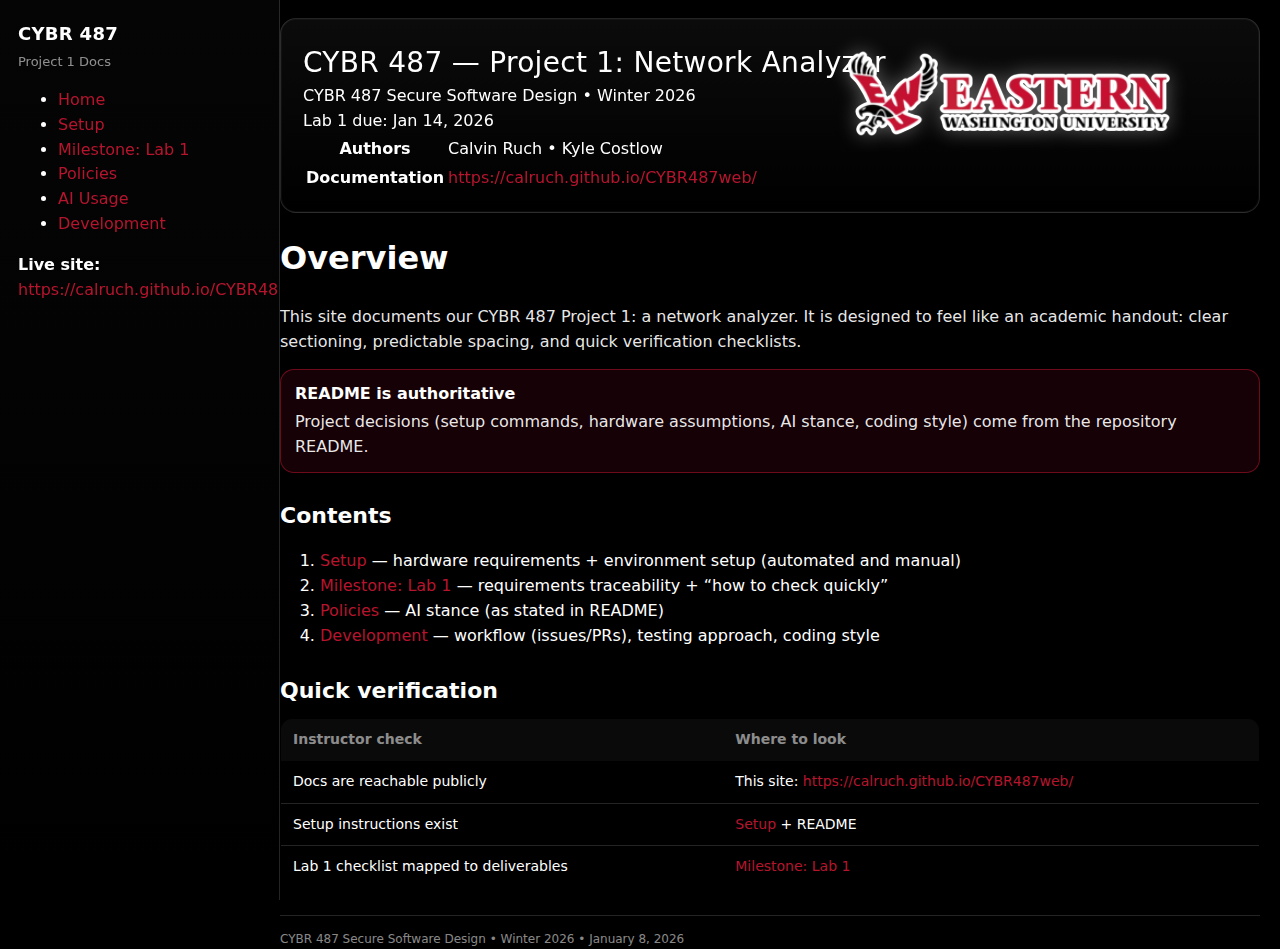
<file: index.html>
<!doctype html>
<html lang="en">
<head>
  <meta charset="utf-8" />
  <meta name="viewport" content="width=device-width, initial-scale=1" />
  <title>Home — CYBR 487 — Project 1: Network Analyzer</title>
  <link rel="stylesheet" href="assets/style.css" />
  <script defer src="assets/nav.js"></script>
</head>
<body>
<div class="layout">
  <nav class="sidebar" aria-label="Site navigation">
  <div class="sidebar__title">CYBR 487</div>
  <div class="sidebar__subtitle">Project 1 Docs</div>
<ul class="sidebar__list">
    <li><a href="index.html" data-nav="home">Home</a></li>
    <li><a href="pages/setup.html" data-nav="setup">Setup</a></li>
    <li><a href="pages/lab-1.html" data-nav="lab1">Milestone: Lab 1</a></li>
    <li><a href="pages/policies.html" data-nav="policies">Policies</a></li>
    <li><a href="pages/ai-usage.html" data-nav="ai">AI Usage</a></li>
    <li><a href="pages/dev.html" data-nav="dev">Development</a></li>
  </ul>
  <div class="sidebar__small">
    <div><strong>Live site:</strong> <a href="https://calruch.github.io/CYBR487web/">https://calruch.github.io/CYBR487web/</a></div>
  </div>
</nav>
  <main class="content" id="main">
    <section class="dochead" aria-label="Document header">
  <div class="dochead__title">CYBR 487 — Project 1: Network Analyzer</div>
  <div class="dochead__meta">
    <div>CYBR 487 Secure Software Design • Winter 2026</div>
    
  <img class="dochead__logo" src="assets/images/ewu-logo.webp" alt="Eastern Washington University logo" />
<div>Lab 1 due: Jan 14, 2026</div>
  </div>
  <table class="meta-table" role="table" aria-label="Metadata">
    <tbody>
      <tr><th scope="row">Authors</th><td>Calvin Ruch • Kyle Costlow</td></tr>
      <tr><th scope="row">Documentation</th><td><a href="https://calruch.github.io/CYBR487web/">https://calruch.github.io/CYBR487web/</a></td></tr>
</tbody>
  </table>
</section>

<section class="section">
  <h1>Overview</h1>
  <p>
    This site documents our CYBR 487 Project 1: a network analyzer. It is designed to feel like an
    academic handout: clear sectioning, predictable spacing, and quick verification checklists.
  </p>

  <div class="callout callout--note">
    <div class="callout__title">README is authoritative</div>
    <div class="callout__body">
      Project decisions (setup commands, hardware assumptions, AI stance, coding style) come from the repository README.
    </div>
  </div>
</section>

<section class="section">
  <h2>Contents</h2>
  <ol class="contents">
    <li><a href="pages/setup.html">Setup</a> — hardware requirements + environment setup (automated and manual)</li>
    <li><a href="pages/lab-1.html">Milestone: Lab 1</a> — requirements traceability + “how to check quickly”</li>
    <li><a href="pages/policies.html">Policies</a> — AI stance (as stated in README)</li>
    <li><a href="pages/dev.html">Development</a> — workflow (issues/PRs), testing approach, coding style</li>
  </ol>
</section>

<section class="section">
  <h2>Quick verification</h2>
  <table class="table">
    <thead>
      <tr>
        <th>Instructor check</th>
        <th>Where to look</th>
      </tr>
    </thead>
    <tbody>
      <tr>
        <td>Docs are reachable publicly</td>
        <td>This site: <a href="https://calruch.github.io/CYBR487web/">https://calruch.github.io/CYBR487web/</a></td>
      </tr>
      <tr>
        <td>Setup instructions exist</td>
        <td><a href="pages/setup.html">Setup</a> + README</td>
      </tr>
      <tr>
        <td>Lab 1 checklist mapped to deliverables</td>
        <td><a href="pages/lab-1.html">Milestone: Lab 1</a></td>
      </tr>
    </tbody>
  </table>
</section>
    <footer class="footer">
      <div class="footer__rule"></div>
      <div class="footer__meta">CYBR 487 Secure Software Design • Winter 2026 • January 8, 2026</div>
    </footer>
  </main>
</div>
<script>window.__ACTIVE_NAV__ = "home";</script>
</body>
</html>
</file>
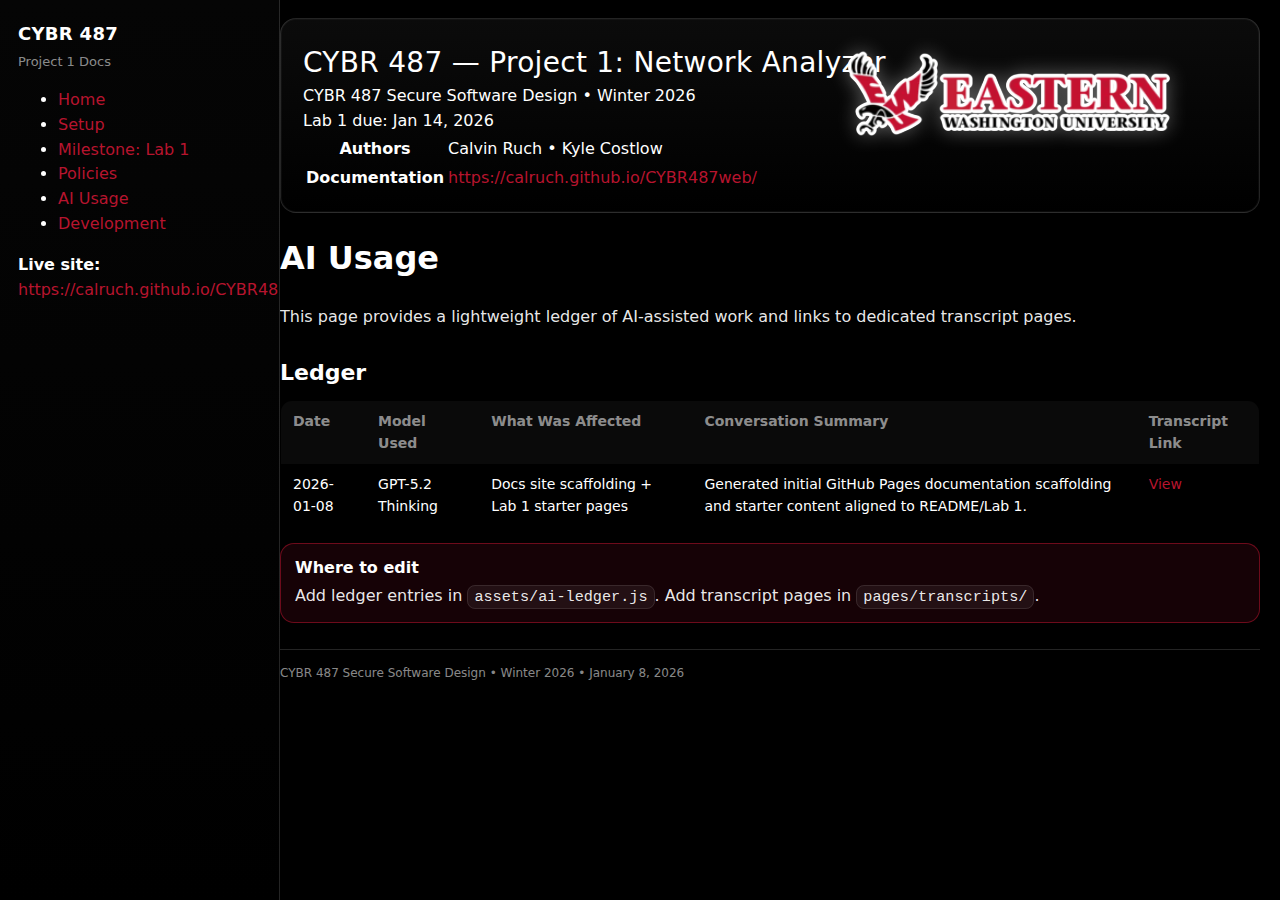
<file: pages/ai-usage.html>
<!doctype html>
<html lang="en">
<head>
  <meta charset="utf-8" />
  <meta name="viewport" content="width=device-width, initial-scale=1" />
  <title>AI Usage — CYBR 487 — Project 1: Network Analyzer</title>
  <link rel="stylesheet" href="../assets/style.css" />
  <script defer src="../assets/nav.js"></script>
</head>
<body>
<div class="layout">
  <nav class="sidebar" aria-label="Site navigation">
  <div class="sidebar__title">CYBR 487</div>
  <div class="sidebar__subtitle">Project 1 Docs</div>
<ul class="sidebar__list">
    <li><a href="../index.html" data-nav="home">Home</a></li>
    <li><a href="setup.html" data-nav="setup">Setup</a></li>
    <li><a href="lab-1.html" data-nav="lab1">Milestone: Lab 1</a></li>
    <li><a href="policies.html" data-nav="policies">Policies</a></li>
    <li><a href="ai-usage.html" data-nav="ai">AI Usage</a></li>
    <li><a href="dev.html" data-nav="dev">Development</a></li>
  </ul>
  <div class="sidebar__small">
    <div><strong>Live site:</strong> <a href="https://calruch.github.io/CYBR487web/">https://calruch.github.io/CYBR487web/</a></div>
  </div>
</nav>
  <main class="content" id="main">
    <section class="dochead" aria-label="Document header">
  <div class="dochead__title">CYBR 487 — Project 1: Network Analyzer</div>
  <div class="dochead__meta">
    <div>CYBR 487 Secure Software Design • Winter 2026</div>
    
  <img class="dochead__logo" src="../assets/images/ewu-logo.webp" alt="Eastern Washington University logo" />
<div>Lab 1 due: Jan 14, 2026</div>
  </div>
  <table class="meta-table" role="table" aria-label="Metadata">
    <tbody>
      <tr><th scope="row">Authors</th><td>Calvin Ruch • Kyle Costlow</td></tr>
      <tr><th scope="row">Documentation</th><td><a href="https://calruch.github.io/CYBR487web/">https://calruch.github.io/CYBR487web/</a></td></tr>
    </tbody>
  </table>
</section>

<section class="section">
  <h1>AI Usage</h1>
  <p class="muted">
    This page provides a lightweight ledger of AI-assisted work and links to dedicated transcript pages.
  </p>

  <!-- How to add a new ledger row:
       Edit: /assets/ai-ledger.js
       Add an object to AI_LEDGER with transcriptHref pointing at a new page under pages/transcripts/.
       Then copy: pages/transcripts/_template.html → create your new transcript page. -->

  <h2>Ledger</h2>
  <table class="table">
    <thead>
      <tr>
        <th>Date</th>
        <th>Model Used</th>
        <th>What Was Affected</th>
        <th>Conversation Summary</th>
        <th>Transcript Link</th>
      </tr>
    </thead>
    <tbody id="ledgerBody"></tbody>
  </table>

  <div class="callout callout--note">
    <div class="callout__title">Where to edit</div>
    <div class="callout__body">
      Add ledger entries in <code>assets/ai-ledger.js</code>. Add transcript pages in <code>pages/transcripts/</code>.
    </div>
  </div>
</section>

<script src="../assets/ai-ledger.js"></script>
<script src="../assets/ai-usage.js"></script>
    <footer class="footer">
      <div class="footer__rule"></div>
      <div class="footer__meta">CYBR 487 Secure Software Design • Winter 2026 • January 8, 2026</div>
    </footer>
  </main>
</div>
<script>window.__ACTIVE_NAV__ = "ai";</script>
</body>
</html>
</file>
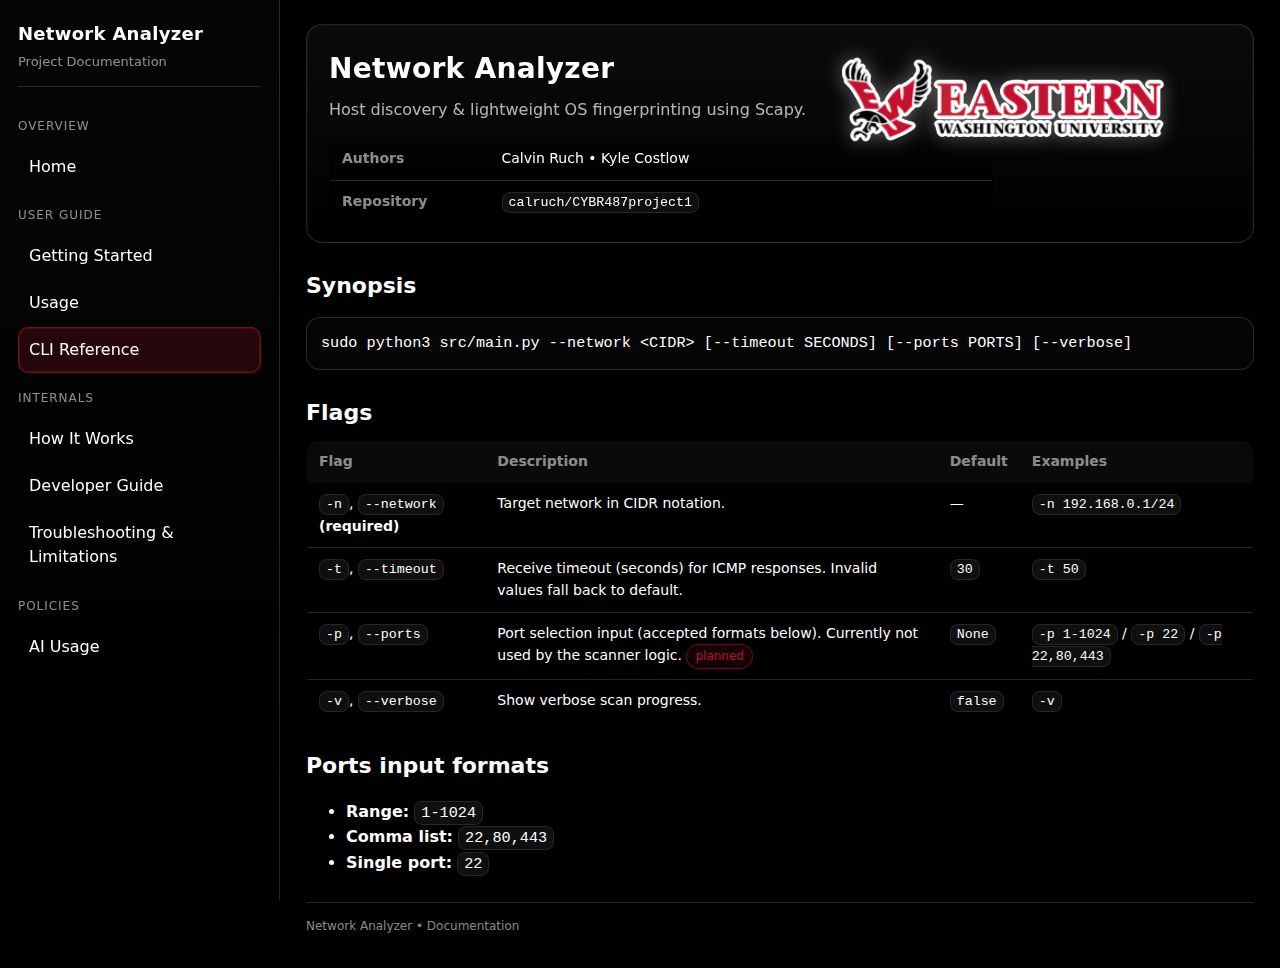
<file: pages/cli.html>
<!doctype html>
<html lang="en">
<head>
  <meta charset="utf-8" />
  <meta name="viewport" content="width=device-width, initial-scale=1" />
  <title>CLI Reference — Network Analyzer</title>
  <link rel="stylesheet" href="../assets/style.css" />
</head>
<body>
  <div class="layout">
    
    <aside class="sidebar">
      <div class="sidebar__brand">
        <div class="sidebar__title">Network Analyzer</div>
        <div class="sidebar__subtitle">Project Documentation</div>
      </div>

      <nav class="nav">
        <div class="nav__groupLabel">Overview</div>
        <a class="nav__link " href="../index.html">Home</a>

        <div class="nav__groupLabel">User Guide</div>
        <a class="nav__link " href="../pages/getting-started.html">Getting Started</a>
        <a class="nav__link " href="../pages/usage.html">Usage</a>
        <a class="nav__link is-active" href="../pages/cli.html">CLI Reference</a>

        <div class="nav__groupLabel">Internals</div>
        <a class="nav__link " href="../pages/how-it-works.html">How It Works</a>
        <a class="nav__link " href="../pages/developer-guide.html">Developer Guide</a>
        <a class="nav__link " href="../pages/troubleshooting.html">Troubleshooting & Limitations</a>

        <div class="nav__groupLabel">Policies</div>
        <a class="nav__link " href="../pages/ai-usage.html">AI Usage</a>
      </nav>
    </aside>
    
    <main class="main">
      
      <header class="dochead">
        <h1 class="dochead__title">Network Analyzer</h1>
        <p class="dochead__subtitle">
          Host discovery & lightweight OS fingerprinting  using Scapy.
        </p>

        <table class="meta">
          <tr><th>Authors</th><td>Calvin Ruch &bull; Kyle Costlow</td></tr>
          <tr><th>Repository</th><td><code>calruch/CYBR487project1</code></td></tr>
        </table>

        <!-- Logo: outlined via CSS drop-shadows so it follows non-transparent pixels -->
        <img class="dochead__logo" src="../assets/images/ewu-logo.webp" alt="Eastern Washington University logo"/>
      </header>
    
      <div class="content">
        
<h2>Synopsis</h2>
<pre><code>sudo python3 src/main.py --network &lt;CIDR&gt; [--timeout SECONDS] [--ports PORTS] [--verbose]</code></pre>

<h2>Flags</h2>
<table class="table">
  <thead>
    <tr>
      <th>Flag</th>
      <th>Description</th>
      <th>Default</th>
      <th>Examples</th>
    </tr>
  </thead>
  <tbody>
    <tr>
      <td><code>-n</code>, <code>--network</code> <strong>(required)</strong></td>
      <td>Target network in CIDR notation.</td>
      <td>—</td>
      <td><code>-n 192.168.0.1/24</code></td>
    </tr>
    <tr>
      <td><code>-t</code>, <code>--timeout</code></td>
      <td>Receive timeout (seconds) for ICMP responses. Invalid values fall back to default.</td>
      <td><code>30</code></td>
      <td><code>-t 50</code></td>
    </tr>
    <tr>
      <td><code>-p</code>, <code>--ports</code></td>
      <td>
        Port selection input (accepted formats below). Currently not used by the scanner logic.
        <span class="badge badge--planned">planned</span>
      </td>
      <td><code>None</code></td>
      <td><code>-p 1-1024</code> / <code>-p 22</code> / <code>-p 22,80,443</code></td>
    </tr>
    <tr>
      <td><code>-v</code>, <code>--verbose</code></td>
      <td>Show verbose scan progress.</td>
      <td><code>false</code></td>
      <td><code>-v</code></td>
    </tr>
  </tbody>
</table>

<h2>Ports input formats</h2>
<ul>
  <li><strong>Range:</strong> <code>1-1024</code></li>
  <li><strong>Comma list:</strong> <code>22,80,443</code></li>
  <li><strong>Single port:</strong> <code>22</code></li>
</ul>

      </div>
      <footer class="footer">
        <div>Network Analyzer &bull; Documentation</div>
      </footer>
    </main>
  </div>
  <script src="../assets/site.js"></script>
</body>
</html>
</file>
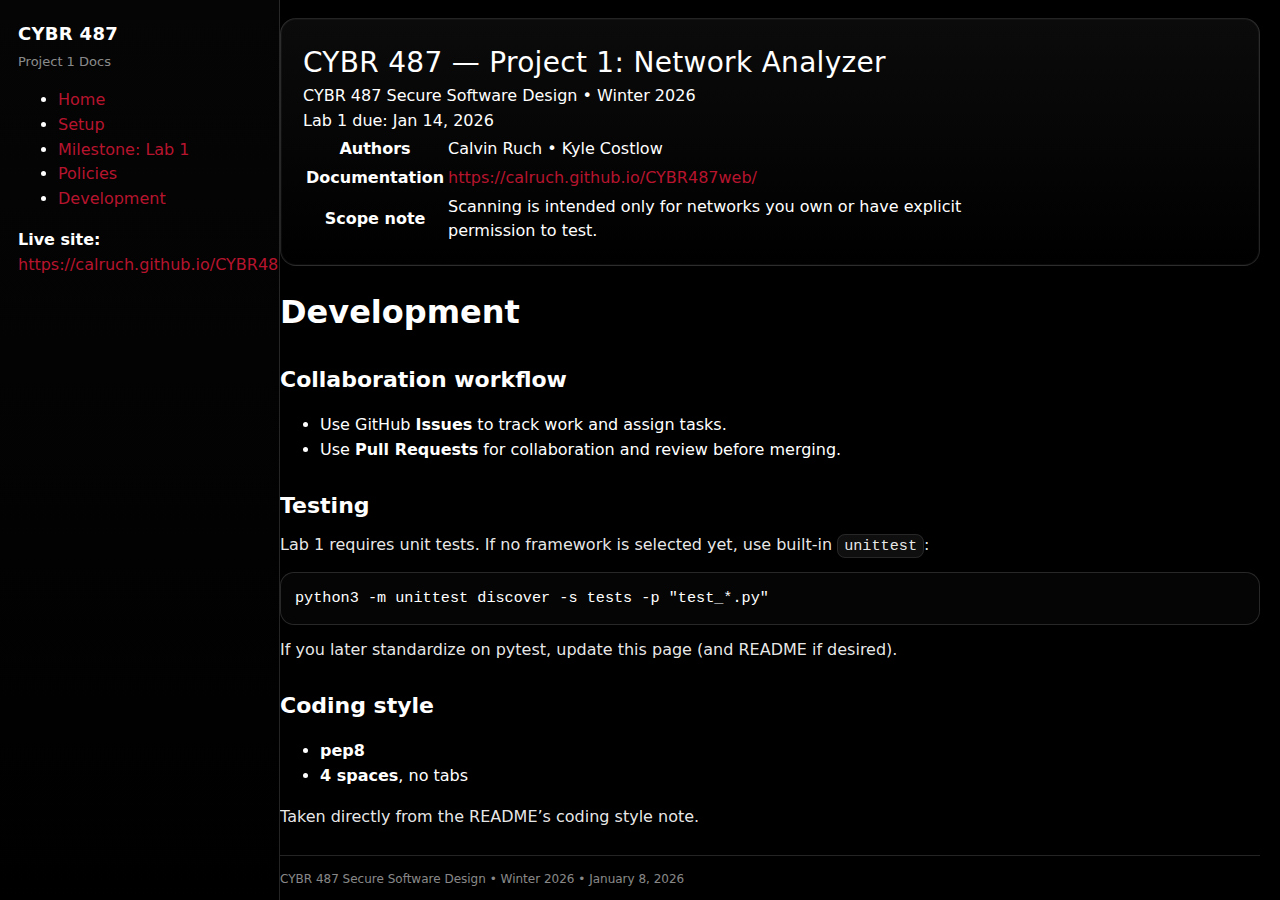
<file: pages/dev.html>
<!doctype html>
<html lang="en">
<head>
  <meta charset="utf-8" />
  <meta name="viewport" content="width=device-width, initial-scale=1" />
  <title>Development — CYBR 487 — Project 1: Network Analyzer</title>
  <link rel="stylesheet" href="../assets/style.css" />
  <script defer src="../assets/nav.js"></script>
</head>
<body>
<div class="layout">
  <nav class="sidebar" aria-label="Site navigation">
  <div class="sidebar__title">CYBR 487</div>
  <div class="sidebar__subtitle">Project 1 Docs</div>
  <ul class="sidebar__list">
    <li><a href="../index.html" data-nav="home">Home</a></li>
    <li><a href="setup.html" data-nav="setup">Setup</a></li>
    <li><a href="lab-1.html" data-nav="lab1">Milestone: Lab 1</a></li>
    <li><a href="policies.html" data-nav="policies">Policies</a></li>
    <li><a href="dev.html" data-nav="dev">Development</a></li>
  </ul>
  <div class="sidebar__small">
    <div><strong>Live site:</strong> <a href="https://calruch.github.io/CYBR487web/">https://calruch.github.io/CYBR487web/</a></div>
  </div>
</nav>
  <main class="content" id="main">
    <section class="dochead" aria-label="Document header">
  <div class="dochead__title">CYBR 487 — Project 1: Network Analyzer</div>
  <div class="dochead__meta">
    <div>CYBR 487 Secure Software Design • Winter 2026</div>
    <div>Lab 1 due: Jan 14, 2026</div>
  </div>
  <table class="meta-table" role="table" aria-label="Metadata">
    <tbody>
      <tr><th scope="row">Authors</th><td>Calvin Ruch • Kyle Costlow</td></tr>
      <tr><th scope="row">Documentation</th><td><a href="https://calruch.github.io/CYBR487web/">https://calruch.github.io/CYBR487web/</a></td></tr>
      <tr><th scope="row">Scope note</th><td>Scanning is intended only for networks you own or have explicit permission to test.</td></tr>
    </tbody>
  </table>
</section>

<section class="section">
  <h1>Development</h1>

  <h2>Collaboration workflow</h2>
  <ul>
    <li>Use GitHub <strong>Issues</strong> to track work and assign tasks.</li>
    <li>Use <strong>Pull Requests</strong> for collaboration and review before merging.</li>
  </ul>

  <h2>Testing</h2>
  <p>Lab 1 requires unit tests. If no framework is selected yet, use built-in <code>unittest</code>:</p>
  <pre><code class="language-bash">python3 -m unittest discover -s tests -p "test_*.py"</code></pre>
  <p class="muted">If you later standardize on pytest, update this page (and README if desired).</p>

  <h2>Coding style</h2>
  <ul>
    <li><strong>pep8</strong></li>
    <li><strong>4 spaces</strong>, no tabs</li>
  </ul>
  <p class="muted">Taken directly from the README’s coding style note.</p>
</section>
    <footer class="footer">
      <div class="footer__rule"></div>
      <div class="footer__meta">CYBR 487 Secure Software Design • Winter 2026 • January 8, 2026</div>
    </footer>
  </main>
</div>
<script>window.__ACTIVE_NAV__ = "dev";</script>
</body>
</html>
</file>
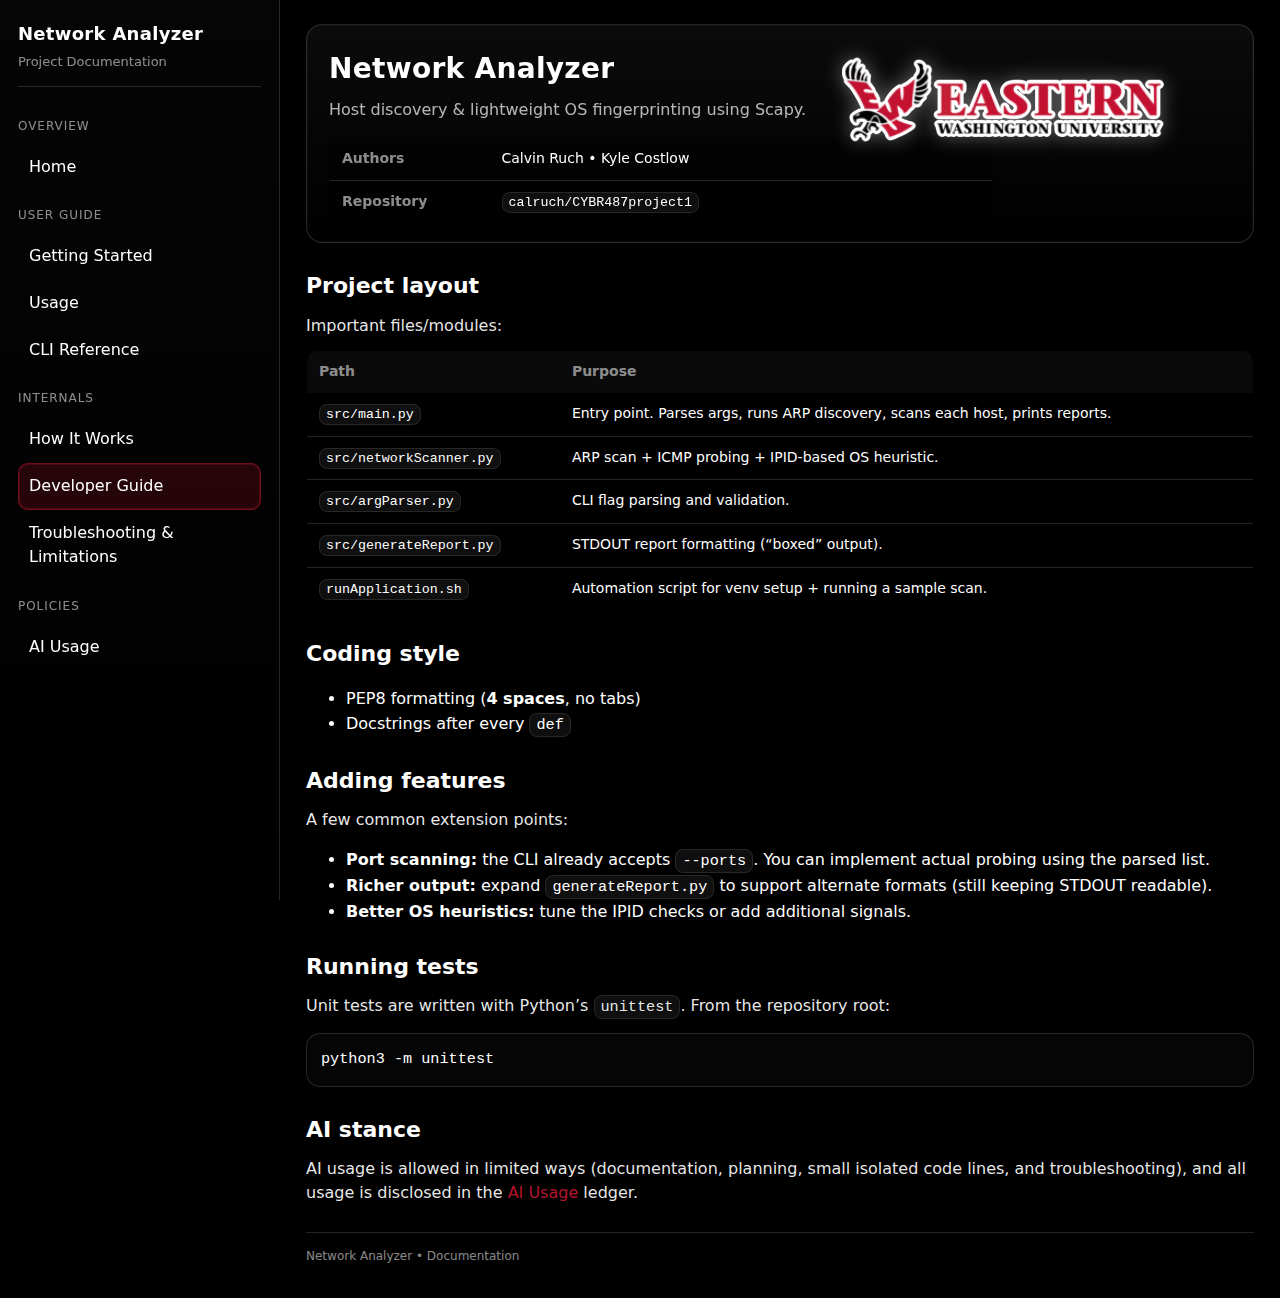
<file: pages/developer-guide.html>
<!doctype html>
<html lang="en">
<head>
  <meta charset="utf-8" />
  <meta name="viewport" content="width=device-width, initial-scale=1" />
  <title>Developer Guide — Network Analyzer</title>
  <link rel="stylesheet" href="../assets/style.css" />
</head>
<body>
  <div class="layout">
    
    <aside class="sidebar">
      <div class="sidebar__brand">
        <div class="sidebar__title">Network Analyzer</div>
        <div class="sidebar__subtitle">Project Documentation</div>
      </div>

      <nav class="nav">
        <div class="nav__groupLabel">Overview</div>
        <a class="nav__link " href="../index.html">Home</a>

        <div class="nav__groupLabel">User Guide</div>
        <a class="nav__link " href="../pages/getting-started.html">Getting Started</a>
        <a class="nav__link " href="../pages/usage.html">Usage</a>
        <a class="nav__link " href="../pages/cli.html">CLI Reference</a>

        <div class="nav__groupLabel">Internals</div>
        <a class="nav__link " href="../pages/how-it-works.html">How It Works</a>
        <a class="nav__link is-active" href="../pages/developer-guide.html">Developer Guide</a>
        <a class="nav__link " href="../pages/troubleshooting.html">Troubleshooting & Limitations</a>

        <div class="nav__groupLabel">Policies</div>
        <a class="nav__link " href="../pages/ai-usage.html">AI Usage</a>
      </nav>
    </aside>
    
    <main class="main">
      
      <header class="dochead">
        <h1 class="dochead__title">Network Analyzer</h1>
        <p class="dochead__subtitle">
          Host discovery & lightweight OS fingerprinting  using Scapy.
        </p>

        <table class="meta">
          <tr><th>Authors</th><td>Calvin Ruch &bull; Kyle Costlow</td></tr>
          <tr><th>Repository</th><td><code>calruch/CYBR487project1</code></td></tr>
        </table>

        <!-- Logo: outlined via CSS drop-shadows so it follows non-transparent pixels -->
        <img class="dochead__logo" src="../assets/images/ewu-logo.webp" alt="Eastern Washington University logo"/>
      </header>
    
      <div class="content">
        
<h2>Project layout</h2>
<p>Important files/modules:</p>

<table class="table">
  <thead><tr><th>Path</th><th>Purpose</th></tr></thead>
  <tbody>
    <tr><td><code>src/main.py</code></td><td>Entry point. Parses args, runs ARP discovery, scans each host, prints reports.</td></tr>
    <tr><td><code>src/networkScanner.py</code></td><td>ARP scan + ICMP probing + IPID-based OS heuristic.</td></tr>
    <tr><td><code>src/argParser.py</code></td><td>CLI flag parsing and validation.</td></tr>
    <tr><td><code>src/generateReport.py</code></td><td>STDOUT report formatting (“boxed” output).</td></tr>
    <tr><td><code>runApplication.sh</code></td><td>Automation script for venv setup + running a sample scan.</td></tr>
  </tbody>
</table>

<h2>Coding style</h2>
<ul>
  <li>PEP8 formatting (<strong>4 spaces</strong>, no tabs)</li>
  <li>Docstrings after every <code>def</code></li>
</ul>

<h2>Adding features</h2>
<p>
A few common extension points:
</p>
<ul>
  <li><strong>Port scanning:</strong> the CLI already accepts <code>--ports</code>. You can implement actual probing using the parsed list.</li>
  <li><strong>Richer output:</strong> expand <code>generateReport.py</code> to support alternate formats (still keeping STDOUT readable).</li>
  <li><strong>Better OS heuristics:</strong> tune the IPID checks or add additional signals.</li>
</ul>

<h2>Running tests</h2>
<p>
Unit tests are written with Python’s <code>unittest</code>.
From the repository root:
</p>
<pre><code>python3 -m unittest</code></pre>

<h2>AI stance</h2>
<p>
AI usage is allowed in limited ways (documentation, planning, small isolated code lines, and troubleshooting),
and all usage is disclosed in the <a href="ai-usage.html">AI Usage</a> ledger.
</p>

      </div>
      <footer class="footer">
        <div>Network Analyzer &bull; Documentation</div>
      </footer>
    </main>
  </div>
  <script src="../assets/site.js"></script>
</body>
</html>
</file>
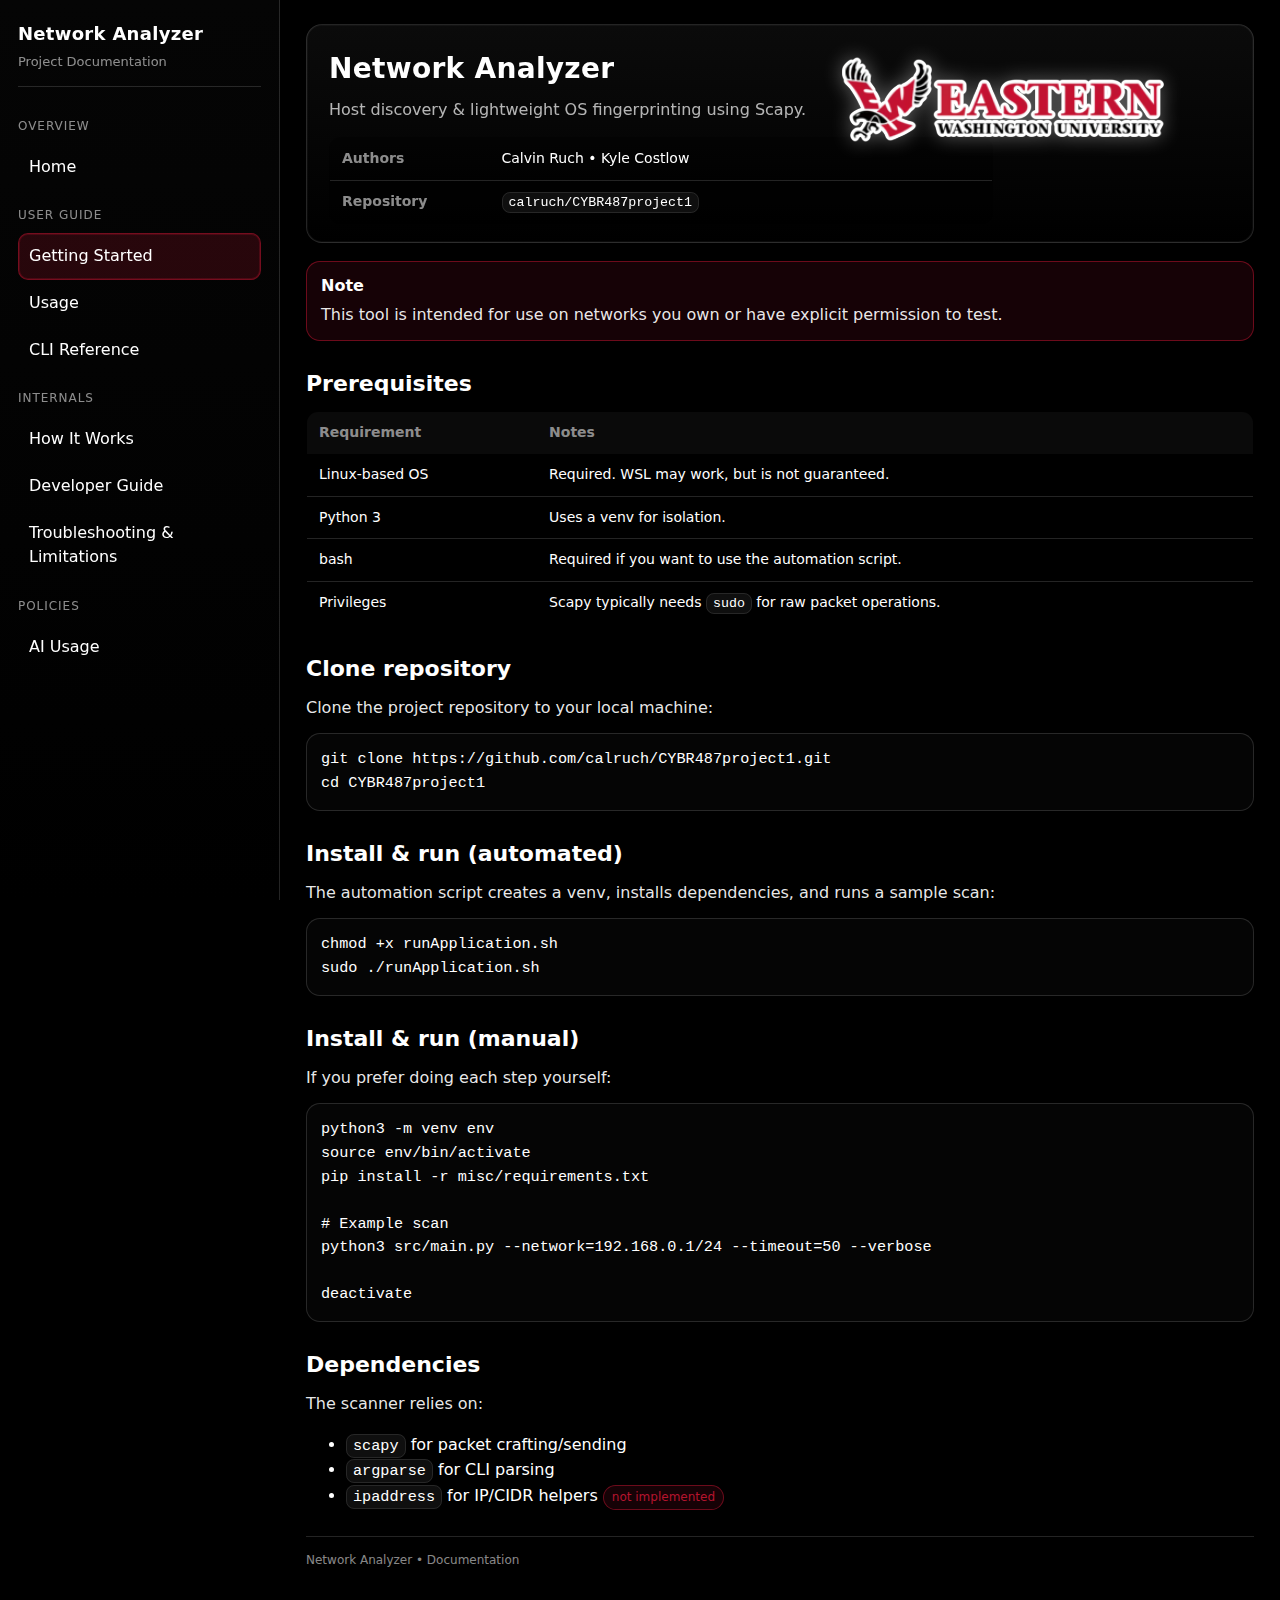
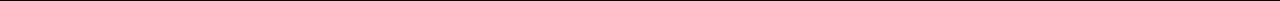
<file: pages/getting-started.html>
<!doctype html>
<html lang="en">
<head>
  <meta charset="utf-8" />
  <meta name="viewport" content="width=device-width, initial-scale=1" />
  <title>Getting Started — Network Analyzer</title>
  <link rel="stylesheet" href="../assets/style.css" />
</head>
<body>
  <div class="layout">
    
    <aside class="sidebar">
      <div class="sidebar__brand">
        <div class="sidebar__title">Network Analyzer</div>
        <div class="sidebar__subtitle">Project Documentation</div>
      </div>

      <nav class="nav">
        <div class="nav__groupLabel">Overview</div>
        <a class="nav__link " href="../index.html">Home</a>

        <div class="nav__groupLabel">User Guide</div>
        <a class="nav__link is-active" href="../pages/getting-started.html">Getting Started</a>
        <a class="nav__link " href="../pages/usage.html">Usage</a>
        <a class="nav__link " href="../pages/cli.html">CLI Reference</a>

        <div class="nav__groupLabel">Internals</div>
        <a class="nav__link " href="../pages/how-it-works.html">How It Works</a>
        <a class="nav__link " href="../pages/developer-guide.html">Developer Guide</a>
        <a class="nav__link " href="../pages/troubleshooting.html">Troubleshooting & Limitations</a>

        <div class="nav__groupLabel">Policies</div>
        <a class="nav__link " href="../pages/ai-usage.html">AI Usage</a>
      </nav>
    </aside>
    
    <main class="main">
      
      <header class="dochead">
        <h1 class="dochead__title">Network Analyzer</h1>
        <p class="dochead__subtitle">
          Host discovery & lightweight OS fingerprinting  using Scapy.
        </p>

        <table class="meta">
          <tr><th>Authors</th><td>Calvin Ruch &bull; Kyle Costlow</td></tr>
          <tr><th>Repository</th><td><code>calruch/CYBR487project1</code></td></tr>
        </table>

        <!-- Logo: outlined via CSS drop-shadows so it follows non-transparent pixels -->
        <img class="dochead__logo" src="../assets/images/ewu-logo.webp" alt="Eastern Washington University logo"/>
      </header>
    
      <div class="content">
   
<div class="callout">
  <div class="callout__title">Note</div>
  <div class="callout__body">
    This tool is intended for use on networks you own or have explicit permission to test.
  </div>
</div>

<h2>Prerequisites</h2>
<table class="table">
  <thead>
    <tr><th>Requirement</th><th>Notes</th></tr>
  </thead>
  <tbody>
    <tr><td>Linux-based OS</td><td>Required. WSL may work, but is not guaranteed.</td></tr>
    <tr><td>Python 3</td><td>Uses a venv for isolation.</td></tr>
    <tr><td>bash</td><td>Required if you want to use the automation script.</td></tr>
    <tr><td>Privileges</td><td>Scapy typically needs <code>sudo</code> for raw packet operations.</td></tr>
  </tbody>
</table>

<h2>Clone repository</h2>
<p>Clone the project repository to your local machine:</p>
<pre><code>git clone https://github.com/calruch/CYBR487project1.git
cd CYBR487project1</code></pre>

<h2>Install &amp; run (automated)</h2>
<p>The automation script creates a venv, installs dependencies, and runs a sample scan:</p>
<pre><code>chmod +x runApplication.sh
sudo ./runApplication.sh</code></pre>

<h2>Install &amp; run (manual)</h2>
<p>If you prefer doing each step yourself:</p>
<pre><code>python3 -m venv env
source env/bin/activate
pip install -r misc/requirements.txt

# Example scan
python3 src/main.py --network=192.168.0.1/24 --timeout=50 --verbose

deactivate</code></pre>

<h2>Dependencies</h2>
<p>The scanner relies on:</p>
<ul>
  <li><code>scapy</code> for packet crafting/sending</li>
  <li><code>argparse</code> for CLI parsing</li>
  <li><code>ipaddress</code> for IP/CIDR helpers <span class="badge badge--planned">not implemented</span></li>
</ul>

      </div>
      <footer class="footer">
        <div>Network Analyzer &bull; Documentation</div>
      </footer>
    </main>
  </div>
  <script src="../assets/site.js"></script>
</body>
</html>
</file>
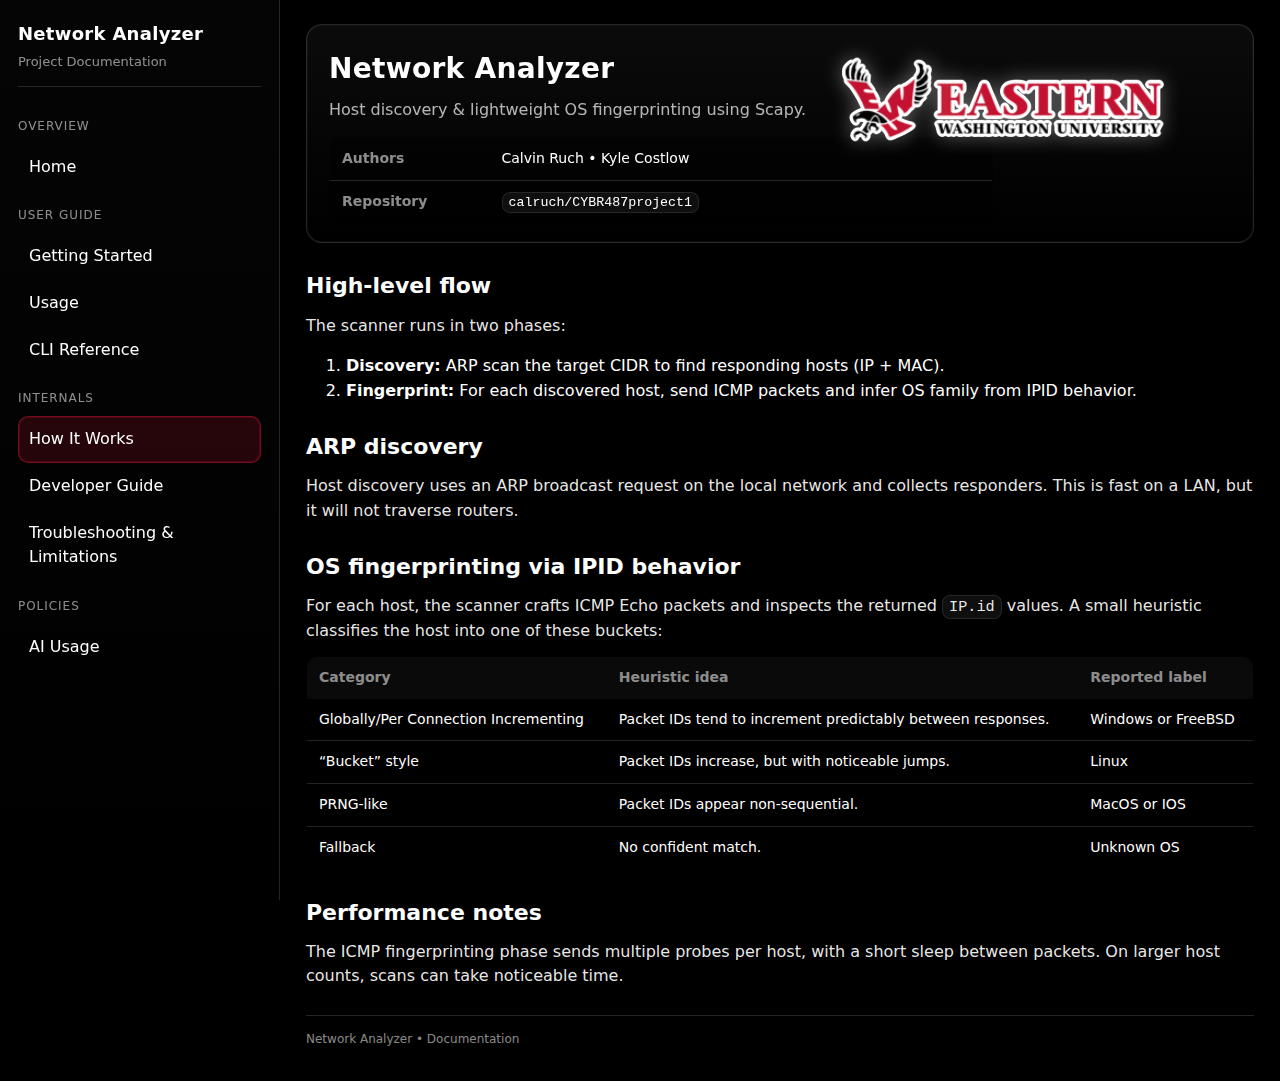
<file: pages/how-it-works.html>
<!doctype html>
<html lang="en">
<head>
  <meta charset="utf-8" />
  <meta name="viewport" content="width=device-width, initial-scale=1" />
  <title>How It Works — Network Analyzer</title>
  <link rel="stylesheet" href="../assets/style.css" />
</head>
<body>
  <div class="layout">
    
    <aside class="sidebar">
      <div class="sidebar__brand">
        <div class="sidebar__title">Network Analyzer</div>
        <div class="sidebar__subtitle">Project Documentation</div>
      </div>

      <nav class="nav">
        <div class="nav__groupLabel">Overview</div>
        <a class="nav__link " href="../index.html">Home</a>

        <div class="nav__groupLabel">User Guide</div>
        <a class="nav__link " href="../pages/getting-started.html">Getting Started</a>
        <a class="nav__link " href="../pages/usage.html">Usage</a>
        <a class="nav__link " href="../pages/cli.html">CLI Reference</a>

        <div class="nav__groupLabel">Internals</div>
        <a class="nav__link is-active" href="../pages/how-it-works.html">How It Works</a>
        <a class="nav__link " href="../pages/developer-guide.html">Developer Guide</a>
        <a class="nav__link " href="../pages/troubleshooting.html">Troubleshooting & Limitations</a>

        <div class="nav__groupLabel">Policies</div>
        <a class="nav__link " href="../pages/ai-usage.html">AI Usage</a>
      </nav>
    </aside>
    
    <main class="main">
      
      <header class="dochead">
        <h1 class="dochead__title">Network Analyzer</h1>
        <p class="dochead__subtitle">
          Host discovery & lightweight OS fingerprinting  using Scapy.
        </p>

        <table class="meta">
          <tr><th>Authors</th><td>Calvin Ruch &bull; Kyle Costlow</td></tr>
          <tr><th>Repository</th><td><code>calruch/CYBR487project1</code></td></tr>
        </table>

        <!-- Logo: outlined via CSS drop-shadows so it follows non-transparent pixels -->
        <img class="dochead__logo" src="../assets/images/ewu-logo.webp" alt="Eastern Washington University logo"/>
      </header>
    
      <div class="content">
        
<h2>High-level flow</h2>
<p>The scanner runs in two phases:</p>
<ol>
  <li><strong>Discovery:</strong> ARP scan the target CIDR to find responding hosts (IP + MAC).</li>
  <li><strong>Fingerprint:</strong> For each discovered host, send ICMP packets and infer OS family from IPID behavior.</li>
</ol>

<h2>ARP discovery</h2>
<p>
Host discovery uses an ARP broadcast request on the local network and collects responders.
This is fast on a LAN, but it will not traverse routers.
</p>

<h2>OS fingerprinting via IPID behavior</h2>
<p>
For each host, the scanner crafts ICMP Echo packets and inspects the returned <code>IP.id</code> values.
A small heuristic classifies the host into one of these buckets:
</p>

<table class="table">
  <thead>
    <tr><th>Category</th><th>Heuristic idea</th><th>Reported label</th></tr>
  </thead>
  <tbody>
    <tr>
      <td>Globally/Per Connection Incrementing</td>
      <td>Packet IDs tend to increment predictably between responses.</td>
      <td>Windows or FreeBSD</td>
    </tr>
    <tr>
      <td>“Bucket” style</td>
      <td>Packet IDs increase, but with noticeable jumps.</td>
      <td>Linux</td>
    </tr>
    <tr>
      <td>PRNG-like</td>
      <td>Packet IDs appear non-sequential.</td>
      <td>MacOS or IOS</td>
    </tr>
    <tr>
      <td>Fallback</td>
      <td>No confident match.</td>
      <td>Unknown OS</td>
    </tr>
  </tbody>
</table>

<h2>Performance notes</h2>
<p>
The ICMP fingerprinting phase sends multiple probes per host, with a short sleep between packets.
On larger host counts, scans can take noticeable time.
</p>

      </div>
      <footer class="footer">
        <div>Network Analyzer &bull; Documentation</div>
      </footer>
    </main>
  </div>
  <script src="../assets/site.js"></script>
</body>
</html>
</file>
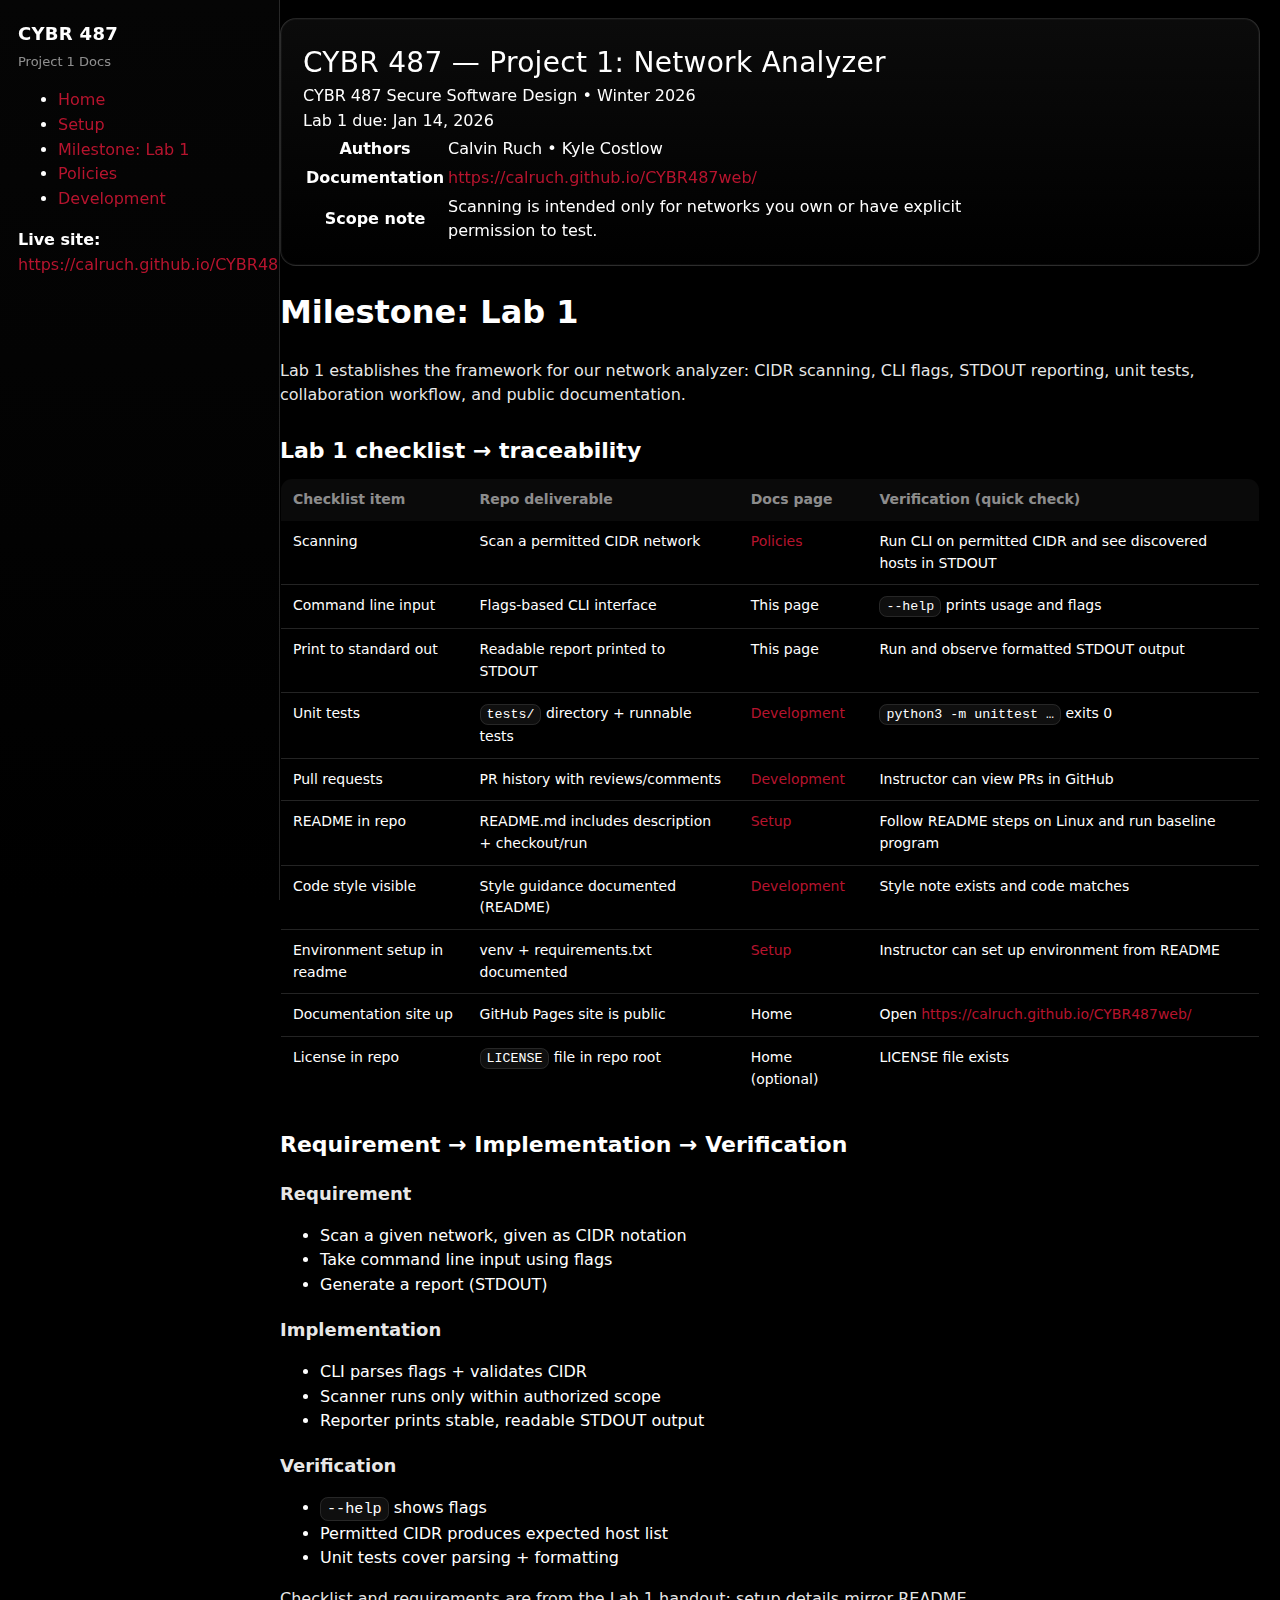
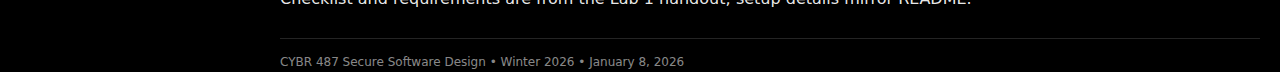
<file: pages/lab-1.html>
<!doctype html>
<html lang="en">
<head>
  <meta charset="utf-8" />
  <meta name="viewport" content="width=device-width, initial-scale=1" />
  <title>Lab 1 — CYBR 487 — Project 1: Network Analyzer</title>
  <link rel="stylesheet" href="../assets/style.css" />
  <script defer src="../assets/nav.js"></script>
</head>
<body>
<div class="layout">
  <nav class="sidebar" aria-label="Site navigation">
  <div class="sidebar__title">CYBR 487</div>
  <div class="sidebar__subtitle">Project 1 Docs</div>
  <ul class="sidebar__list">
    <li><a href="../index.html" data-nav="home">Home</a></li>
    <li><a href="setup.html" data-nav="setup">Setup</a></li>
    <li><a href="lab-1.html" data-nav="lab1">Milestone: Lab 1</a></li>
    <li><a href="policies.html" data-nav="policies">Policies</a></li>
    <li><a href="dev.html" data-nav="dev">Development</a></li>
  </ul>
  <div class="sidebar__small">
    <div><strong>Live site:</strong> <a href="https://calruch.github.io/CYBR487web/">https://calruch.github.io/CYBR487web/</a></div>
  </div>
</nav>
  <main class="content" id="main">
    <section class="dochead" aria-label="Document header">
  <div class="dochead__title">CYBR 487 — Project 1: Network Analyzer</div>
  <div class="dochead__meta">
    <div>CYBR 487 Secure Software Design • Winter 2026</div>
    <div>Lab 1 due: Jan 14, 2026</div>
  </div>
  <table class="meta-table" role="table" aria-label="Metadata">
    <tbody>
      <tr><th scope="row">Authors</th><td>Calvin Ruch • Kyle Costlow</td></tr>
      <tr><th scope="row">Documentation</th><td><a href="https://calruch.github.io/CYBR487web/">https://calruch.github.io/CYBR487web/</a></td></tr>
      <tr><th scope="row">Scope note</th><td>Scanning is intended only for networks you own or have explicit permission to test.</td></tr>
    </tbody>
  </table>
</section>

<section class="section">
  <h1>Milestone: Lab 1</h1>
  <p>
    Lab 1 establishes the framework for our network analyzer: CIDR scanning, CLI flags, STDOUT reporting,
    unit tests, collaboration workflow, and public documentation.
  </p>

  <h2>Lab 1 checklist → traceability</h2>
  <table class="table">
    <thead>
      <tr>
        <th>Checklist item</th>
        <th>Repo deliverable</th>
        <th>Docs page</th>
        <th>Verification (quick check)</th>
      </tr>
    </thead>
    <tbody>
      <tr>
        <td>Scanning</td>
        <td>Scan a permitted CIDR network</td>
        <td><a href="policies.html">Policies</a></td>
        <td>Run CLI on permitted CIDR and see discovered hosts in STDOUT</td>
      </tr>
      <tr>
        <td>Command line input</td>
        <td>Flags-based CLI interface</td>
        <td>This page</td>
        <td><code>--help</code> prints usage and flags</td>
      </tr>
      <tr>
        <td>Print to standard out</td>
        <td>Readable report printed to STDOUT</td>
        <td>This page</td>
        <td>Run and observe formatted STDOUT output</td>
      </tr>
      <tr>
        <td>Unit tests</td>
        <td><code>tests/</code> directory + runnable tests</td>
        <td><a href="dev.html">Development</a></td>
        <td><code>python3 -m unittest …</code> exits 0</td>
      </tr>
      <tr>
        <td>Pull requests</td>
        <td>PR history with reviews/comments</td>
        <td><a href="dev.html">Development</a></td>
        <td>Instructor can view PRs in GitHub</td>
      </tr>
      <tr>
        <td>README in repo</td>
        <td>README.md includes description + checkout/run</td>
        <td><a href="setup.html">Setup</a></td>
        <td>Follow README steps on Linux and run baseline program</td>
      </tr>
      <tr>
        <td>Code style visible</td>
        <td>Style guidance documented (README)</td>
        <td><a href="dev.html">Development</a></td>
        <td>Style note exists and code matches</td>
      </tr>
      <tr>
        <td>Environment setup in readme</td>
        <td>venv + requirements.txt documented</td>
        <td><a href="setup.html">Setup</a></td>
        <td>Instructor can set up environment from README</td>
      </tr>
      <tr>
        <td>Documentation site up</td>
        <td>GitHub Pages site is public</td>
        <td>Home</td>
        <td>Open <a href="https://calruch.github.io/CYBR487web/">https://calruch.github.io/CYBR487web/</a></td>
      </tr>
      <tr>
        <td>License in repo</td>
        <td><code>LICENSE</code> file in repo root</td>
        <td>Home (optional)</td>
        <td>LICENSE file exists</td>
      </tr>
    </tbody>
  </table>

  <h2>Requirement → Implementation → Verification</h2>
  <div class="tri">
    <div class="tri__col">
      <h3>Requirement</h3>
      <ul>
        <li>Scan a given network, given as CIDR notation</li>
        <li>Take command line input using flags</li>
        <li>Generate a report (STDOUT)</li>
      </ul>
    </div>
    <div class="tri__col">
      <h3>Implementation</h3>
      <ul>
        <li>CLI parses flags + validates CIDR</li>
        <li>Scanner runs only within authorized scope</li>
        <li>Reporter prints stable, readable STDOUT output</li>
      </ul>
    </div>
    <div class="tri__col">
      <h3>Verification</h3>
      <ul>
        <li><code>--help</code> shows flags</li>
        <li>Permitted CIDR produces expected host list</li>
        <li>Unit tests cover parsing + formatting</li>
      </ul>
    </div>
  </div>

  <p class="muted">Checklist and requirements are from the Lab 1 handout; setup details mirror README.</p>
</section>
    <footer class="footer">
      <div class="footer__rule"></div>
      <div class="footer__meta">CYBR 487 Secure Software Design • Winter 2026 • January 8, 2026</div>
    </footer>
  </main>
</div>
<script>window.__ACTIVE_NAV__ = "lab1";</script>
</body>
</html>
</file>
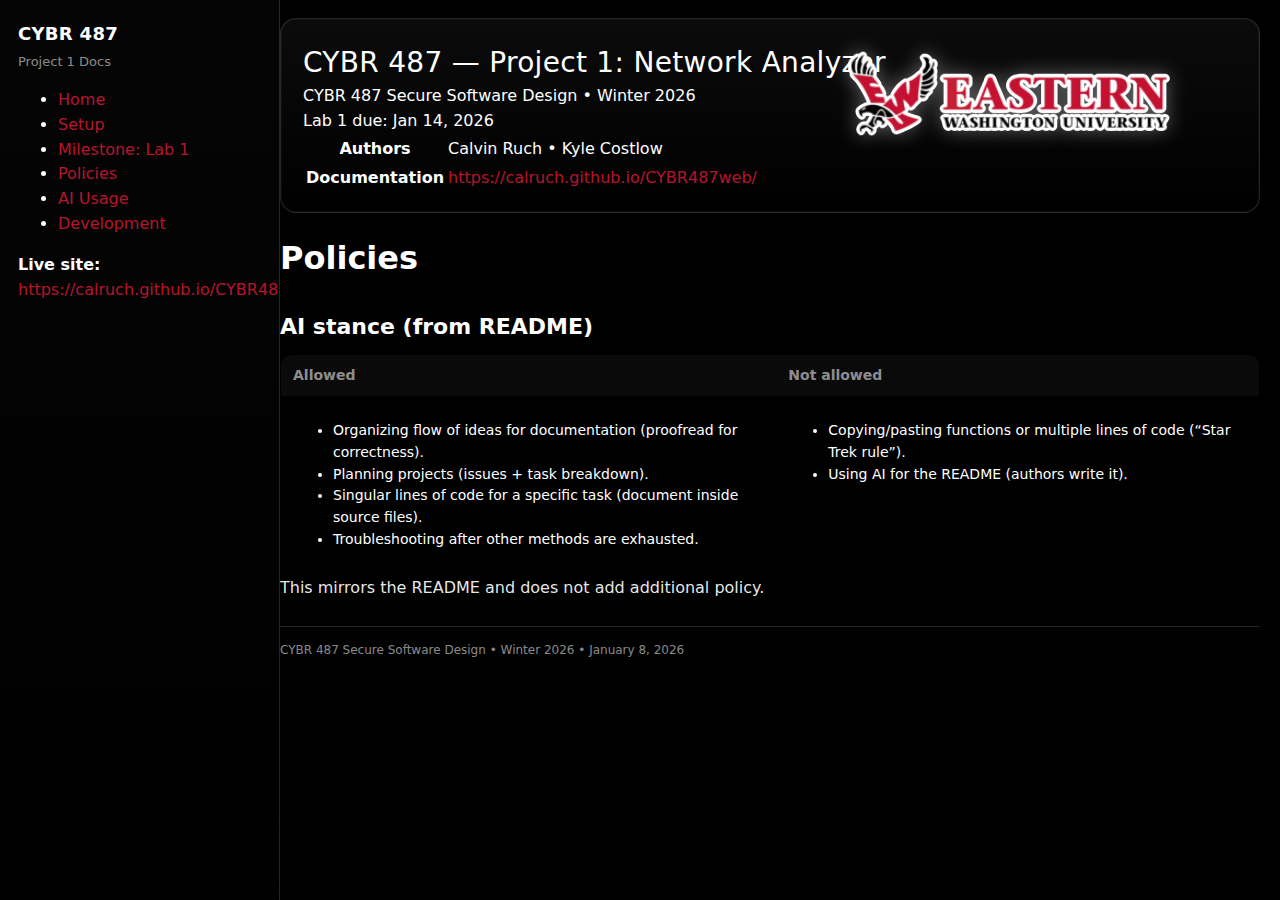
<file: pages/policies.html>
<!doctype html>
<html lang="en">
<head>
  <meta charset="utf-8" />
  <meta name="viewport" content="width=device-width, initial-scale=1" />
  <title>Policies — CYBR 487 — Project 1: Network Analyzer</title>
  <link rel="stylesheet" href="../assets/style.css" />
  <script defer src="../assets/nav.js"></script>
</head>
<body>
<div class="layout">
  <nav class="sidebar" aria-label="Site navigation">
  <div class="sidebar__title">CYBR 487</div>
  <div class="sidebar__subtitle">Project 1 Docs</div>
<ul class="sidebar__list">
    <li><a href="../index.html" data-nav="home">Home</a></li>
    <li><a href="setup.html" data-nav="setup">Setup</a></li>
    <li><a href="lab-1.html" data-nav="lab1">Milestone: Lab 1</a></li>
    <li><a href="policies.html" data-nav="policies">Policies</a></li>
    <li><a href="ai-usage.html" data-nav="ai">AI Usage</a></li>
    <li><a href="dev.html" data-nav="dev">Development</a></li>
  </ul>
  <div class="sidebar__small">
    <div><strong>Live site:</strong> <a href="https://calruch.github.io/CYBR487web/">https://calruch.github.io/CYBR487web/</a></div>
  </div>
</nav>
  <main class="content" id="main">
    <section class="dochead" aria-label="Document header">
  <div class="dochead__title">CYBR 487 — Project 1: Network Analyzer</div>
  <div class="dochead__meta">
    <div>CYBR 487 Secure Software Design • Winter 2026</div>
    
  <img class="dochead__logo" src="../assets/images/ewu-logo.webp" alt="Eastern Washington University logo" />
<div>Lab 1 due: Jan 14, 2026</div>
  </div>
  <table class="meta-table" role="table" aria-label="Metadata">
    <tbody>
      <tr><th scope="row">Authors</th><td>Calvin Ruch • Kyle Costlow</td></tr>
      <tr><th scope="row">Documentation</th><td><a href="https://calruch.github.io/CYBR487web/">https://calruch.github.io/CYBR487web/</a></td></tr>
</tbody>
  </table>
</section>

<section class="section">
  <h1>Policies</h1>

  <h2>AI stance (from README)</h2>
<table class="table">
    <thead>
      <tr><th>Allowed</th><th>Not allowed</th></tr>
    </thead>
    <tbody>
      <tr>
        <td>
          <ul>
            <li>Organizing flow of ideas for documentation (proofread for correctness).</li>
            <li>Planning projects (issues + task breakdown).</li>
            <li>Singular lines of code for a specific task (document inside source files).</li>
            <li>Troubleshooting after other methods are exhausted.</li>
          </ul>
        </td>
        <td>
          <ul>
            <li>Copying/pasting functions or multiple lines of code (“Star Trek rule”).</li>
            <li>Using AI for the README (authors write it).</li>
          </ul>
        </td>
      </tr>
    </tbody>
  </table>
  <p class="muted">This mirrors the README and does not add additional policy.</p>
</section>
    <footer class="footer">
      <div class="footer__rule"></div>
      <div class="footer__meta">CYBR 487 Secure Software Design • Winter 2026 • January 8, 2026</div>
    </footer>
  </main>
</div>
<script>window.__ACTIVE_NAV__ = "policies";</script>
</body>
</html>
</file>
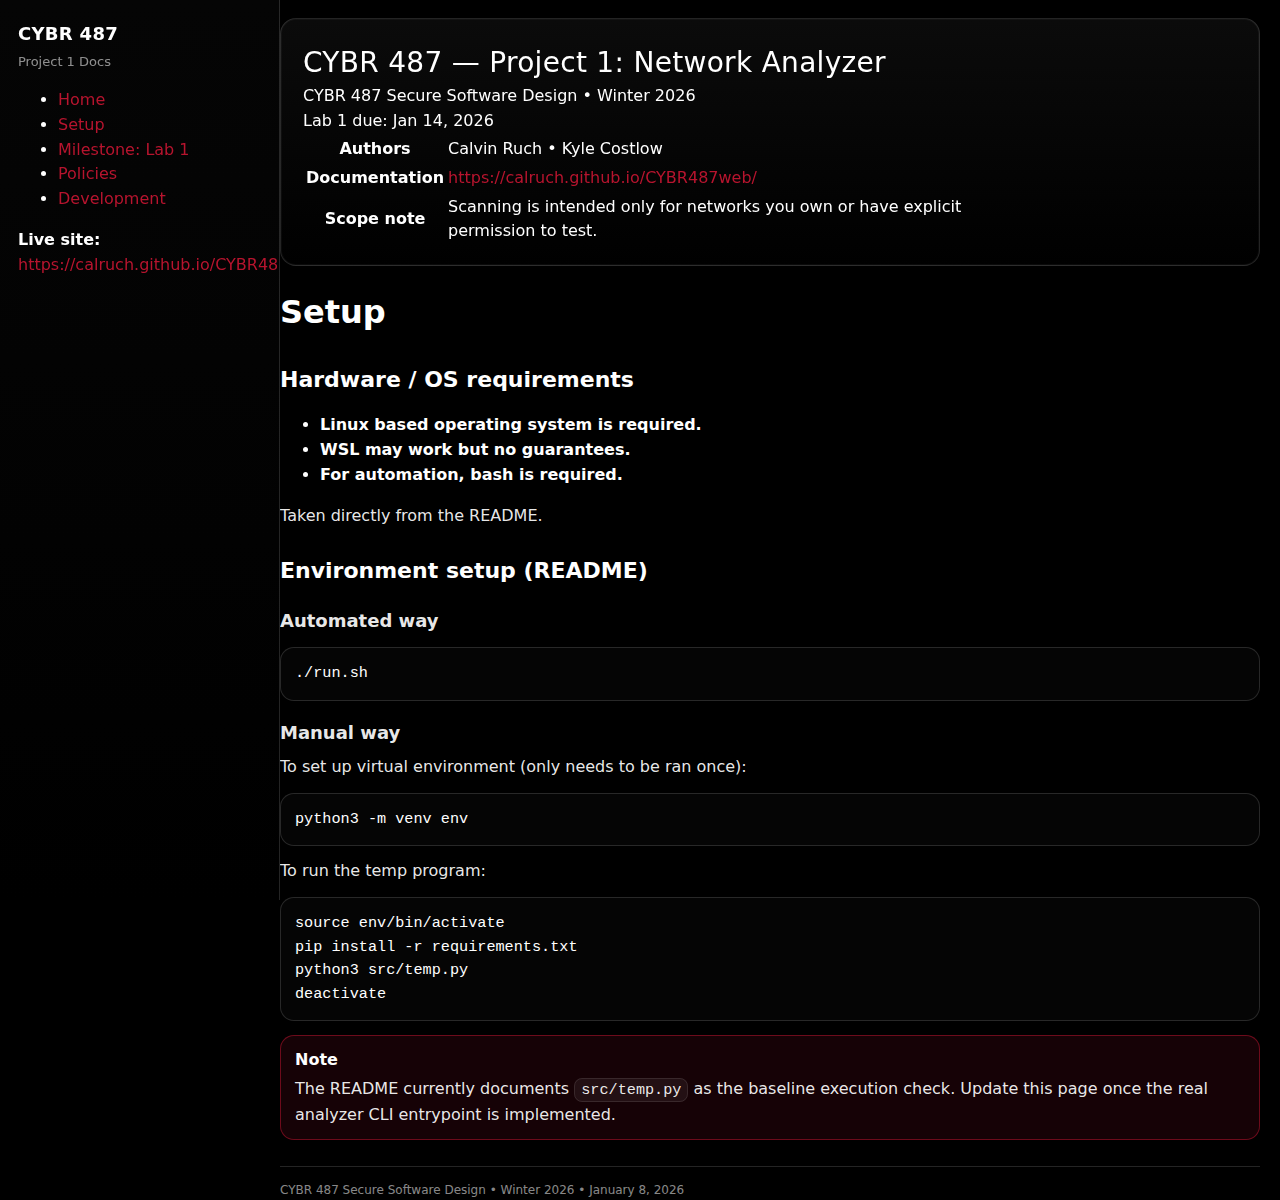
<file: pages/setup.html>
<!doctype html>
<html lang="en">
<head>
  <meta charset="utf-8" />
  <meta name="viewport" content="width=device-width, initial-scale=1" />
  <title>Setup — CYBR 487 — Project 1: Network Analyzer</title>
  <link rel="stylesheet" href="../assets/style.css" />
  <script defer src="../assets/nav.js"></script>
</head>
<body>
<div class="layout">
  <nav class="sidebar" aria-label="Site navigation">
  <div class="sidebar__title">CYBR 487</div>
  <div class="sidebar__subtitle">Project 1 Docs</div>
  <ul class="sidebar__list">
    <li><a href="../index.html" data-nav="home">Home</a></li>
    <li><a href="setup.html" data-nav="setup">Setup</a></li>
    <li><a href="lab-1.html" data-nav="lab1">Milestone: Lab 1</a></li>
    <li><a href="policies.html" data-nav="policies">Policies</a></li>
    <li><a href="dev.html" data-nav="dev">Development</a></li>
  </ul>
  <div class="sidebar__small">
    <div><strong>Live site:</strong> <a href="https://calruch.github.io/CYBR487web/">https://calruch.github.io/CYBR487web/</a></div>
  </div>
</nav>
  <main class="content" id="main">
    <section class="dochead" aria-label="Document header">
  <div class="dochead__title">CYBR 487 — Project 1: Network Analyzer</div>
  <div class="dochead__meta">
    <div>CYBR 487 Secure Software Design • Winter 2026</div>
    <div>Lab 1 due: Jan 14, 2026</div>
  </div>
  <table class="meta-table" role="table" aria-label="Metadata">
    <tbody>
      <tr><th scope="row">Authors</th><td>Calvin Ruch • Kyle Costlow</td></tr>
      <tr><th scope="row">Documentation</th><td><a href="https://calruch.github.io/CYBR487web/">https://calruch.github.io/CYBR487web/</a></td></tr>
      <tr><th scope="row">Scope note</th><td>Scanning is intended only for networks you own or have explicit permission to test.</td></tr>
    </tbody>
  </table>
</section>

<section class="section">
  <h1>Setup</h1>

  <h2>Hardware / OS requirements</h2>
  <ul>
    <li><strong>Linux based operating system is required.</strong></li>
    <li><strong>WSL may work but no guarantees.</strong></li>
    <li><strong>For automation, bash is required.</strong></li>
  </ul>
  <p class="muted">Taken directly from the README.</p>
</section>

<section class="section">
  <h2>Environment setup (README)</h2>

  <h3>Automated way</h3>
  <pre><code class="language-bash">./run.sh</code></pre>

  <h3>Manual way</h3>
  <p>To set up virtual environment (only needs to be ran once):</p>
  <pre><code class="language-bash">python3 -m venv env</code></pre>

  <p>To run the temp program:</p>
  <pre><code class="language-bash">source env/bin/activate
pip install -r requirements.txt
python3 src/temp.py
deactivate</code></pre>

  <div class="callout callout--warn">
    <div class="callout__title">Note</div>
    <div class="callout__body">
      The README currently documents <code>src/temp.py</code> as the baseline execution check. Update this page
      once the real analyzer CLI entrypoint is implemented.
    </div>
  </div>
</section>
    <footer class="footer">
      <div class="footer__rule"></div>
      <div class="footer__meta">CYBR 487 Secure Software Design • Winter 2026 • January 8, 2026</div>
    </footer>
  </main>
</div>
<script>window.__ACTIVE_NAV__ = "setup";</script>
</body>
</html>
</file>
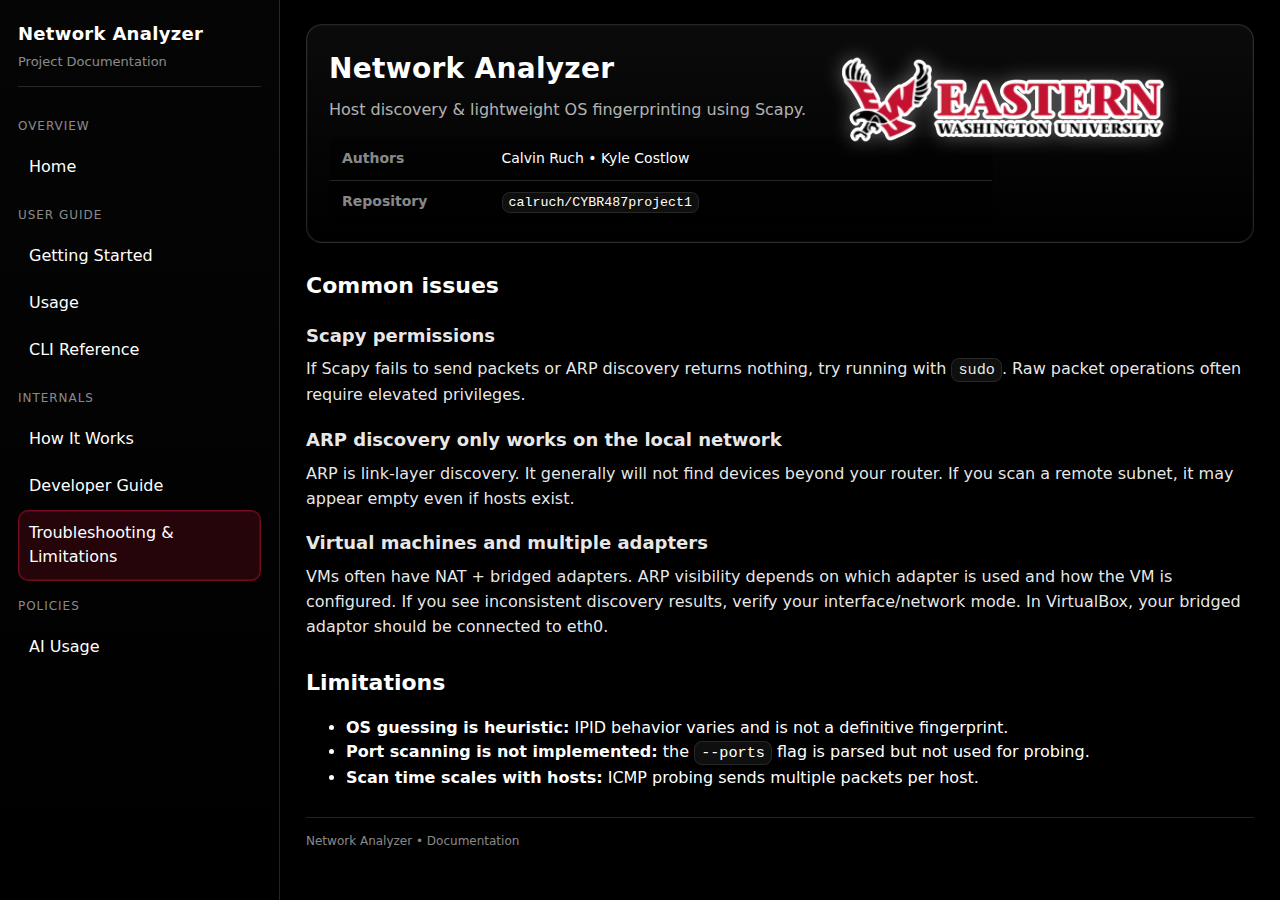
<file: pages/troubleshooting.html>
<!doctype html>
<html lang="en">
<head>
  <meta charset="utf-8" />
  <meta name="viewport" content="width=device-width, initial-scale=1" />
  <title>Troubleshooting & Limitations — Network Analyzer</title>
  <link rel="stylesheet" href="../assets/style.css" />
</head>
<body>
  <div class="layout">
    
    <aside class="sidebar">
      <div class="sidebar__brand">
        <div class="sidebar__title">Network Analyzer</div>
        <div class="sidebar__subtitle">Project Documentation</div>
      </div>

      <nav class="nav">
        <div class="nav__groupLabel">Overview</div>
        <a class="nav__link " href="../index.html">Home</a>

        <div class="nav__groupLabel">User Guide</div>
        <a class="nav__link " href="../pages/getting-started.html">Getting Started</a>
        <a class="nav__link " href="../pages/usage.html">Usage</a>
        <a class="nav__link " href="../pages/cli.html">CLI Reference</a>

        <div class="nav__groupLabel">Internals</div>
        <a class="nav__link " href="../pages/how-it-works.html">How It Works</a>
        <a class="nav__link " href="../pages/developer-guide.html">Developer Guide</a>
        <a class="nav__link is-active" href="../pages/troubleshooting.html">Troubleshooting & Limitations</a>

        <div class="nav__groupLabel">Policies</div>
        <a class="nav__link " href="../pages/ai-usage.html">AI Usage</a>
      </nav>
    </aside>
    
    <main class="main">
      
      <header class="dochead">
        <h1 class="dochead__title">Network Analyzer</h1>
        <p class="dochead__subtitle">
          Host discovery & lightweight OS fingerprinting  using Scapy.
        </p>

        <table class="meta">
          <tr><th>Authors</th><td>Calvin Ruch &bull; Kyle Costlow</td></tr>
          <tr><th>Repository</th><td><code>calruch/CYBR487project1</code></td></tr>
        </table>

        <!-- Logo: outlined via CSS drop-shadows so it follows non-transparent pixels -->
        <img class="dochead__logo" src="../assets/images/ewu-logo.webp" alt="Eastern Washington University logo"/>
      </header>
    
      <div class="content">
        
<h2>Common issues</h2>

<h3>Scapy permissions</h3>
<p>
If Scapy fails to send packets or ARP discovery returns nothing, try running with <code>sudo</code>.
Raw packet operations often require elevated privileges.
</p>

<h3>ARP discovery only works on the local network</h3>
<p>
ARP is link-layer discovery. It generally will not find devices beyond your router.
If you scan a remote subnet, it may appear empty even if hosts exist.
</p>

<h3>Virtual machines and multiple adapters</h3>
<p>
VMs often have NAT + bridged adapters. ARP visibility depends on which adapter is used and how the VM is configured.
If you see inconsistent discovery results, verify your interface/network mode. In VirtualBox, your bridged adaptor should be connected to eth0.
</p>

<h2>Limitations</h2>
<ul>
  <li><strong>OS guessing is heuristic:</strong> IPID behavior varies and is not a definitive fingerprint.</li>
  <li><strong>Port scanning is not implemented:</strong> the <code>--ports</code> flag is parsed but not used for probing.</li>
  <li><strong>Scan time scales with hosts:</strong> ICMP probing sends multiple packets per host.</li>
</ul>

      </div>
      <footer class="footer">
        <div>Network Analyzer &bull; Documentation</div>
      </footer>
    </main>
  </div>
  <script src="../assets/site.js"></script>
</body>
</html>
</file>
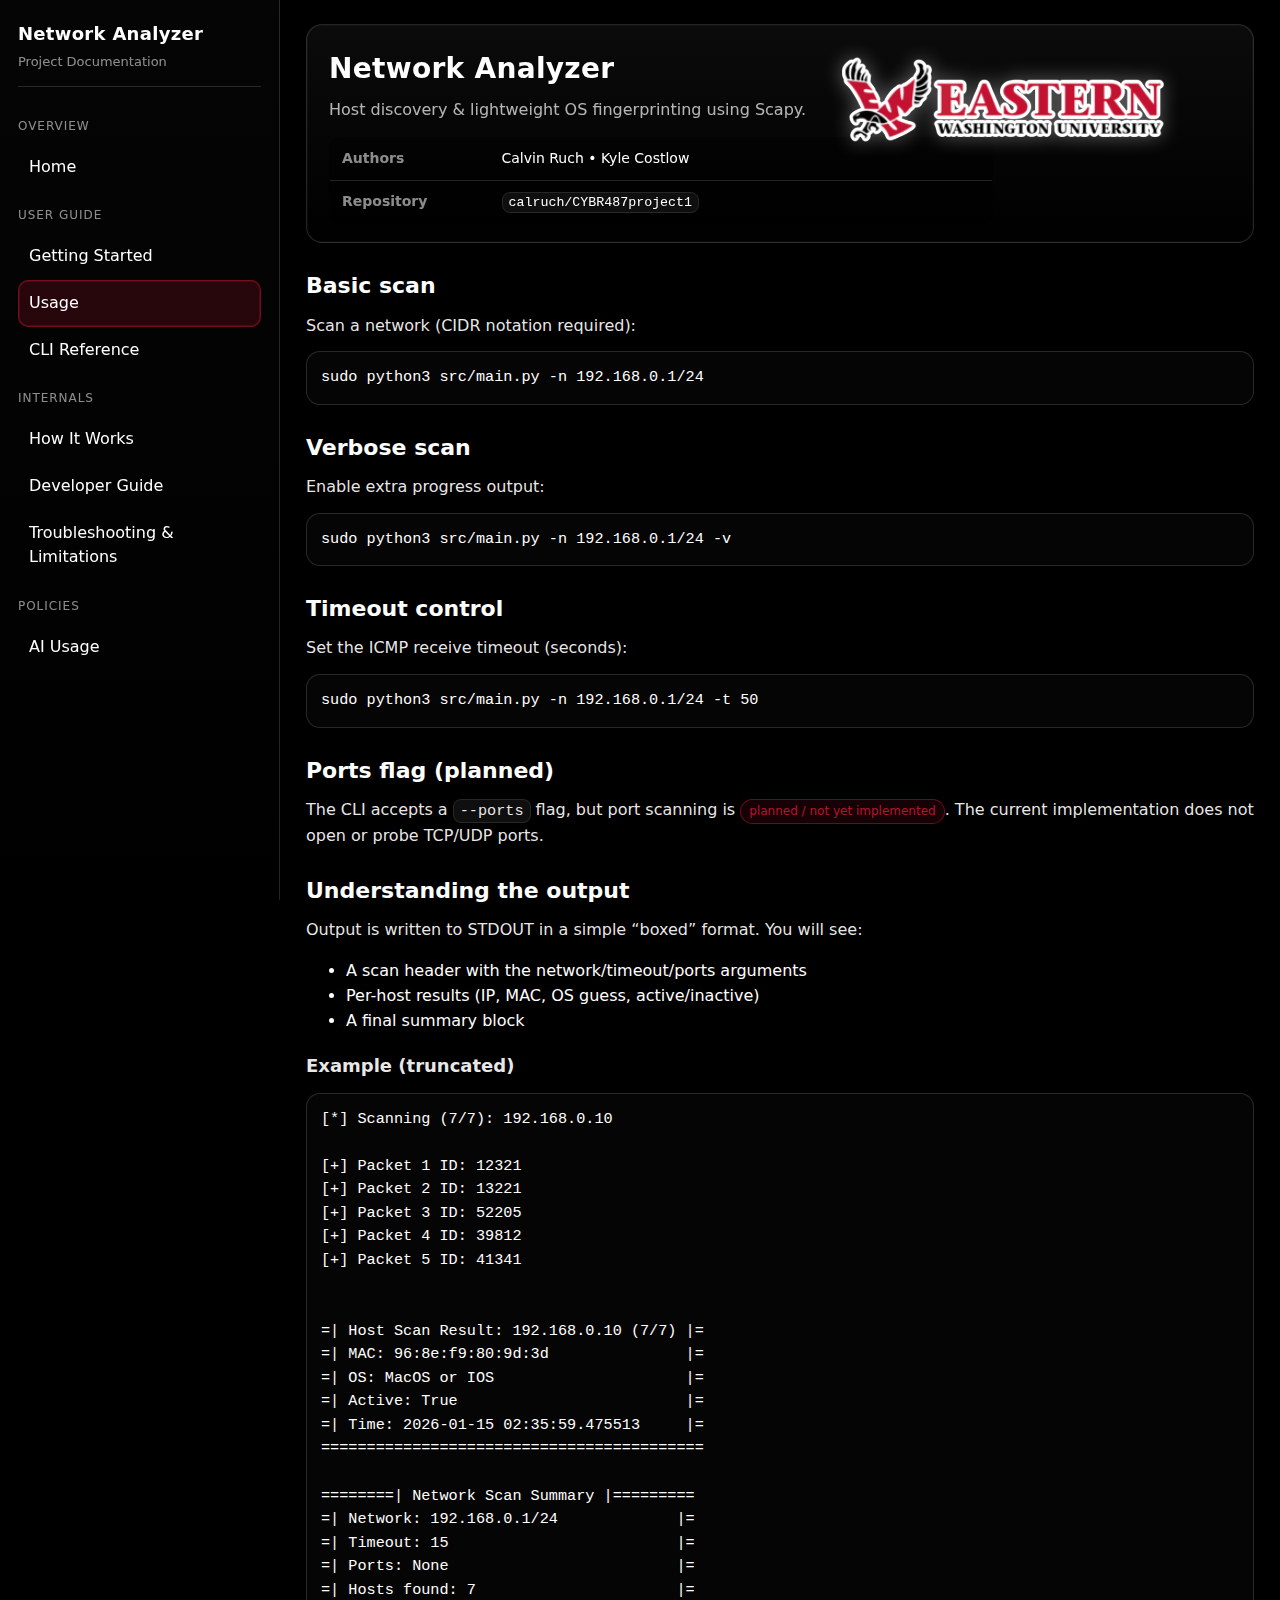
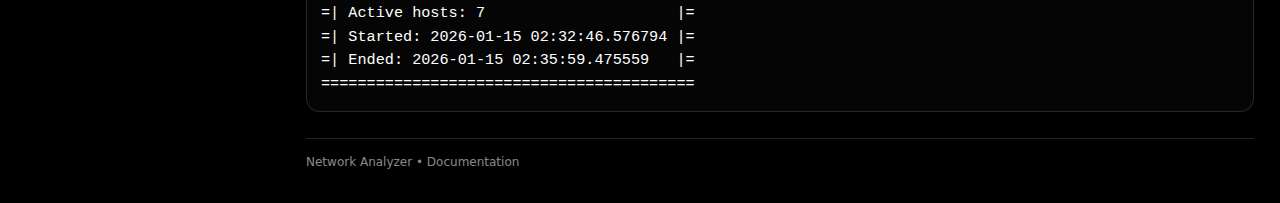
<file: pages/usage.html>
<!doctype html>
<html lang="en">
<head>
  <meta charset="utf-8" />
  <meta name="viewport" content="width=device-width, initial-scale=1" />
  <title>Usage — Network Analyzer</title>
  <link rel="stylesheet" href="../assets/style.css" />
</head>
<body>
  <div class="layout">
    
    <aside class="sidebar">
      <div class="sidebar__brand">
        <div class="sidebar__title">Network Analyzer</div>
        <div class="sidebar__subtitle">Project Documentation</div>
      </div>

      <nav class="nav">
        <div class="nav__groupLabel">Overview</div>
        <a class="nav__link " href="../index.html">Home</a>

        <div class="nav__groupLabel">User Guide</div>
        <a class="nav__link " href="../pages/getting-started.html">Getting Started</a>
        <a class="nav__link is-active" href="../pages/usage.html">Usage</a>
        <a class="nav__link " href="../pages/cli.html">CLI Reference</a>

        <div class="nav__groupLabel">Internals</div>
        <a class="nav__link " href="../pages/how-it-works.html">How It Works</a>
        <a class="nav__link " href="../pages/developer-guide.html">Developer Guide</a>
        <a class="nav__link " href="../pages/troubleshooting.html">Troubleshooting & Limitations</a>

        <div class="nav__groupLabel">Policies</div>
        <a class="nav__link " href="../pages/ai-usage.html">AI Usage</a>
      </nav>
    </aside>
    
    <main class="main">
      
      <header class="dochead">
        <h1 class="dochead__title">Network Analyzer</h1>
        <p class="dochead__subtitle">
          Host discovery & lightweight OS fingerprinting  using Scapy.
        </p>

        <table class="meta">
          <tr><th>Authors</th><td>Calvin Ruch &bull; Kyle Costlow</td></tr>
          <tr><th>Repository</th><td><code>calruch/CYBR487project1</code></td></tr>
        </table>

        <!-- Logo: outlined via CSS drop-shadows so it follows non-transparent pixels -->
        <img class="dochead__logo" src="../assets/images/ewu-logo.webp" alt="Eastern Washington University logo"/>
      </header>
    
      <div class="content">
        
<h2>Basic scan</h2>
<p>Scan a network (CIDR notation required):</p>
<pre><code>sudo python3 src/main.py -n 192.168.0.1/24</code></pre>

<h2>Verbose scan</h2>
<p>Enable extra progress output:</p>
<pre><code>sudo python3 src/main.py -n 192.168.0.1/24 -v</code></pre>

<h2>Timeout control</h2>
<p>Set the ICMP receive timeout (seconds):</p>
<pre><code>sudo python3 src/main.py -n 192.168.0.1/24 -t 50</code></pre>

<h2>Ports flag (planned)</h2>
<p>
The CLI accepts a <code>--ports</code> flag, but port scanning is
<span class="badge badge--planned">planned / not yet implemented</span>.
The current implementation does not open or probe TCP/UDP ports.
</p>

<h2>Understanding the output</h2>
<p>
Output is written to STDOUT in a simple “boxed” format.
You will see:
</p>
<ul>
  <li>A scan header with the network/timeout/ports arguments</li>
  <li>Per-host results (IP, MAC, OS guess, active/inactive)</li>
  <li>A final summary block</li>
</ul>

<h3>Example (truncated)</h3>
<pre><code>[*] Scanning (7/7): 192.168.0.10

[+] Packet 1 ID: 12321
[+] Packet 2 ID: 13221
[+] Packet 3 ID: 52205
[+] Packet 4 ID: 39812
[+] Packet 5 ID: 41341


=| Host Scan Result: 192.168.0.10 (7/7) |=
=| MAC: 96:8e:f9:80:9d:3d               |=
=| OS: MacOS or IOS                     |=
=| Active: True                         |=
=| Time: 2026-01-15 02:35:59.475513     |=
==========================================

========| Network Scan Summary |=========
=| Network: 192.168.0.1/24             |=
=| Timeout: 15                         |=
=| Ports: None                         |=
=| Hosts found: 7                      |=
=| Active hosts: 7                     |=
=| Started: 2026-01-15 02:32:46.576794 |=
=| Ended: 2026-01-15 02:35:59.475559   |=
=========================================
</code></pre>

      </div>
      <footer class="footer">
        <div>Network Analyzer &bull; Documentation</div>
      </footer>
    </main>
  </div>
  <script src="../assets/site.js"></script>
</body>
</html>
</file>
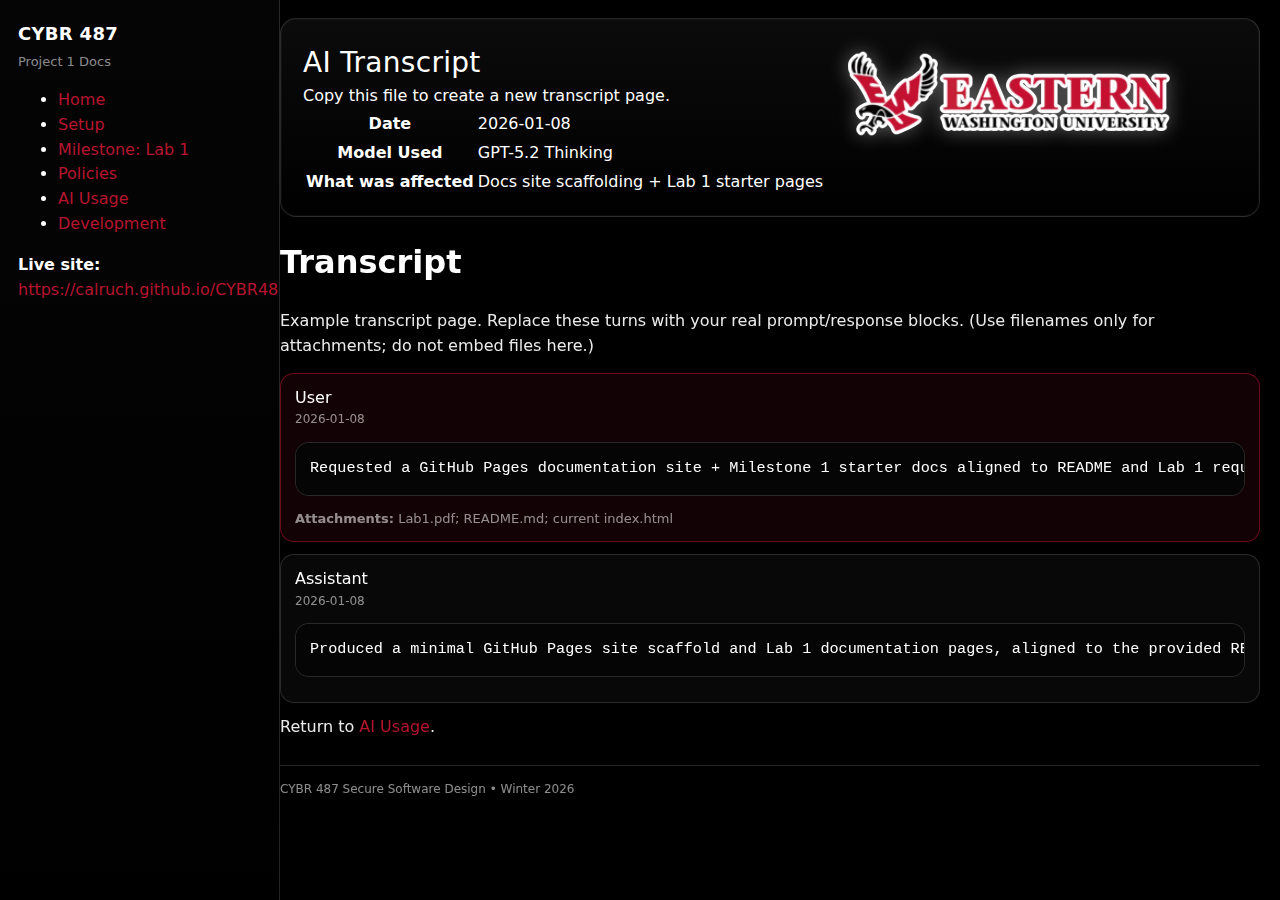
<file: pages/transcripts/2026-01-08-docs-site.html>
<!doctype html>
<html lang="en">
<head>
  <meta charset="utf-8" />
  <meta name="viewport" content="width=device-width, initial-scale=1" />
  <title>AI Transcript — 2026-01-08</title>
  <link rel="stylesheet" href="../../assets/style.css" />
  <script defer src="../../assets/nav.js"></script>
</head>
<body>
<div class="layout">
  <nav class="sidebar" aria-label="Site navigation">
  <div class="sidebar__title">CYBR 487</div>
  <div class="sidebar__subtitle">Project 1 Docs</div>
<ul class="sidebar__list">
    <li><a href="../../index.html" data-nav="home">Home</a></li>
    <li><a href="../setup.html" data-nav="setup">Setup</a></li>
    <li><a href="../lab-1.html" data-nav="lab1">Milestone: Lab 1</a></li>
    <li><a href="../policies.html" data-nav="policies">Policies</a></li>
    <li><a href="../ai-usage.html" data-nav="ai">AI Usage</a></li>
    <li><a href="../dev.html" data-nav="dev">Development</a></li>
  </ul>
  <div class="sidebar__small">
    <div><strong>Live site:</strong> <a href="https://calruch.github.io/CYBR487web/">https://calruch.github.io/CYBR487web/</a></div>
  </div>
</nav>
  <main class="content" id="main">
    <section class="dochead" aria-label="Document header">
  <div class="dochead__title">AI Transcript</div>
  <div class="dochead__meta">
    <div>Copy this file to create a new transcript page.</div>
  
  <img class="dochead__logo" src="../../assets/images/ewu-logo.webp" alt="Eastern Washington University logo" />
</div>
  <table class="meta-table" role="table" aria-label="Metadata">
    <tbody>
      <tr><th scope="row">Date</th><td>2026-01-08</td></tr>
      <tr><th scope="row">Model Used</th><td>GPT-5.2 Thinking</td></tr>
      <tr><th scope="row">What was affected</th><td>Docs site scaffolding + Lab 1 starter pages</td></tr>
    </tbody>
  </table>
</section>

<section class="section">
  <h1>Transcript</h1>
  <p class="muted">
    Example transcript page. Replace these turns with your real prompt/response blocks.
    (Use filenames only for attachments; do not embed files here.)
  </p>

  <div class="chatlog">
    <section class="chatturn chatturn--user" id="turn-01">
      <div class="chatturn__hdr">
        <div class="chatturn__role">User</div>
        <div class="chatturn__meta">2026-01-08</div>
      </div>
      <pre class="chatturn__text"><code>Requested a GitHub Pages documentation site + Milestone 1 starter docs aligned to README and Lab 1 requirements.</code></pre>
      <div class="chatturn__attachments"><strong>Attachments:</strong> Lab1.pdf; README.md; current index.html</div>
    </section>

    <section class="chatturn chatturn--assistant" id="turn-02">
      <div class="chatturn__hdr">
        <div class="chatturn__role">Assistant</div>
        <div class="chatturn__meta">2026-01-08</div>
      </div>
      <pre class="chatturn__text"><code>Produced a minimal GitHub Pages site scaffold and Lab 1 documentation pages, aligned to the provided README and Lab 1 rubric.</code></pre>
    </section>
  </div>

  <p class="muted">Return to <a href="../ai-usage.html">AI Usage</a>.</p>
</section>

    <footer class="footer">
      <div class="footer__rule"></div>
      <div class="footer__meta">CYBR 487 Secure Software Design • Winter 2026</div>
    </footer>
  </main>
</div>
<script>window.__ACTIVE_NAV__ = "ai";</script>
</body>
</html>
</file>
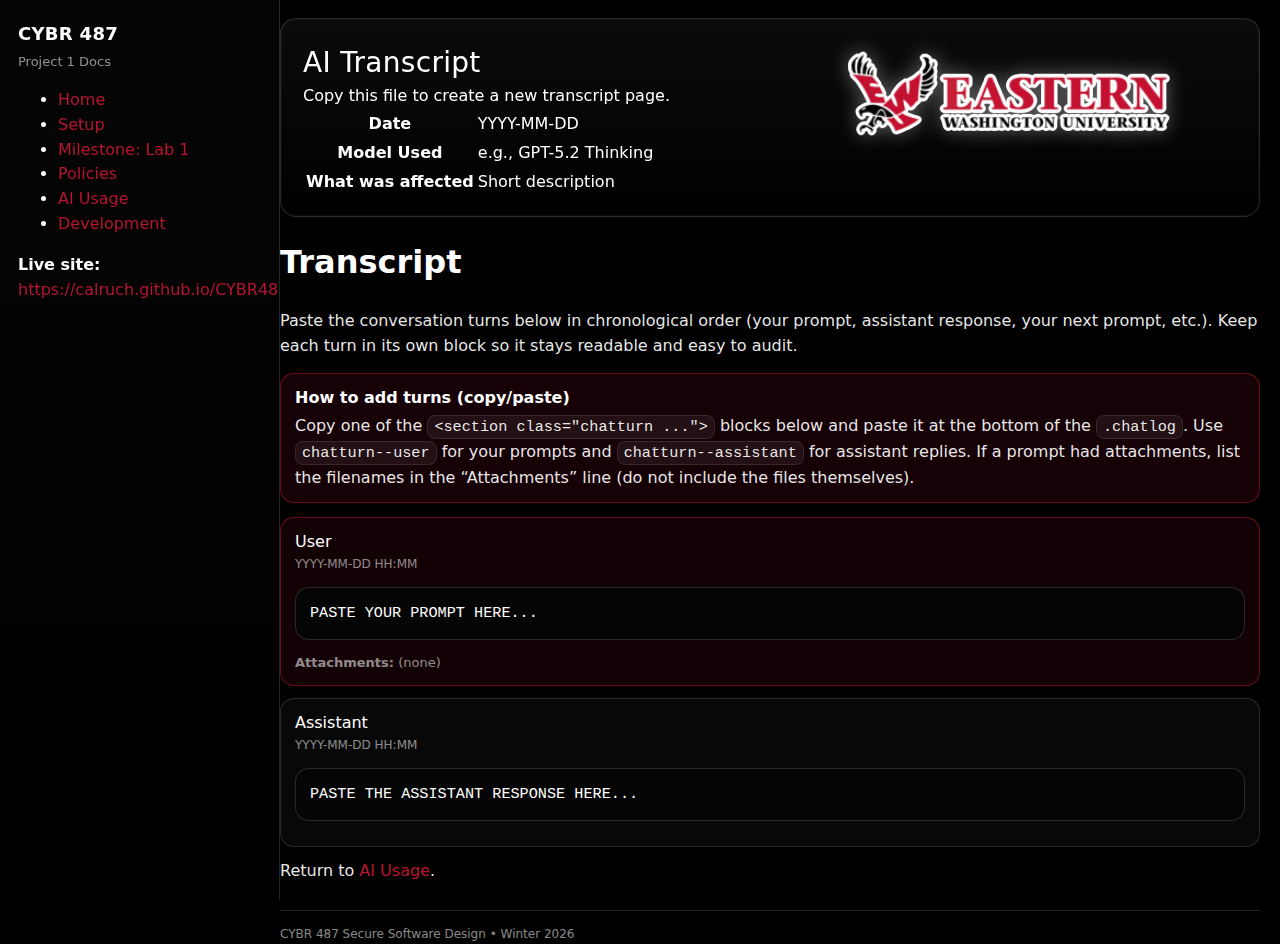
<file: pages/transcripts/_template.html>
<!doctype html>
<html lang="en">
<head>
  <meta charset="utf-8" />
  <meta name="viewport" content="width=device-width, initial-scale=1" />
  <title>AI Transcript — TEMPLATE</title>
  <link rel="stylesheet" href="../../assets/style.css" />
  <script defer src="../../assets/nav.js"></script>
</head>
<body>
<div class="layout">
  <nav class="sidebar" aria-label="Site navigation">
  <div class="sidebar__title">CYBR 487</div>
  <div class="sidebar__subtitle">Project 1 Docs</div>
<ul class="sidebar__list">
    <li><a href="../../index.html" data-nav="home">Home</a></li>
    <li><a href="../setup.html" data-nav="setup">Setup</a></li>
    <li><a href="../lab-1.html" data-nav="lab1">Milestone: Lab 1</a></li>
    <li><a href="../policies.html" data-nav="policies">Policies</a></li>
    <li><a href="../ai-usage.html" data-nav="ai">AI Usage</a></li>
    <li><a href="../dev.html" data-nav="dev">Development</a></li>
  </ul>
  <div class="sidebar__small">
    <div><strong>Live site:</strong> <a href="https://calruch.github.io/CYBR487web/">https://calruch.github.io/CYBR487web/</a></div>
  </div>
</nav>
  <main class="content" id="main">
    <section class="dochead" aria-label="Document header">
  <div class="dochead__title">AI Transcript</div>
  <div class="dochead__meta">
    <div>Copy this file to create a new transcript page.</div>
  
  <img class="dochead__logo" src="../../assets/images/ewu-logo.webp" alt="Eastern Washington University logo" />
</div>
  <table class="meta-table" role="table" aria-label="Metadata">
    <tbody>
      <tr><th scope="row">Date</th><td>YYYY-MM-DD</td></tr>
      <tr><th scope="row">Model Used</th><td>e.g., GPT-5.2 Thinking</td></tr>
      <tr><th scope="row">What was affected</th><td>Short description</td></tr>
    </tbody>
  </table>
</section>

<section class="section">
  <h1>Transcript</h1>
  <p class="muted">
    Paste the conversation turns below in chronological order (your prompt, assistant response, your next prompt, etc.).
    Keep each turn in its own block so it stays readable and easy to audit.
  </p>

  <div class="callout callout--note">
    <div class="callout__title">How to add turns (copy/paste)</div>
    <div class="callout__body">
      Copy one of the <code>&lt;section class="chatturn ..."&gt;</code> blocks below and paste it at the bottom of the <code>.chatlog</code>.
      Use <code>chatturn--user</code> for your prompts and <code>chatturn--assistant</code> for assistant replies.
      If a prompt had attachments, list the filenames in the “Attachments” line (do not include the files themselves).
    </div>
  </div>

  <div class="chatlog">
    <!--
      ADD NEW TURNS HERE (copy/paste a block and increment the id):

      1) For a user prompt:
         - use class="chatturn chatturn--user"
         - fill in the date/time label
         - paste your prompt text in the <pre> block
         - optionally list attachments (filenames only)

      2) For an assistant response:
         - use class="chatturn chatturn--assistant"
         - fill in the date/time label
         - paste the assistant response in the <pre> block
    -->

    <section class="chatturn chatturn--user" id="turn-01">
      <div class="chatturn__hdr">
        <div class="chatturn__role">User</div>
        <div class="chatturn__meta">YYYY-MM-DD HH:MM</div>
      </div>
      <pre class="chatturn__text"><code>PASTE YOUR PROMPT HERE...</code></pre>
      <div class="chatturn__attachments"><strong>Attachments:</strong> (none)</div>
      <!-- If there were attachments, replace (none) with e.g.: Lab1.pdf; index.html screenshot -->
    </section>

    <section class="chatturn chatturn--assistant" id="turn-02">
      <div class="chatturn__hdr">
        <div class="chatturn__role">Assistant</div>
        <div class="chatturn__meta">YYYY-MM-DD HH:MM</div>
      </div>
      <pre class="chatturn__text"><code>PASTE THE ASSISTANT RESPONSE HERE...</code></pre>
    </section>

  </div>

  <p class="muted">Return to <a href="../ai-usage.html">AI Usage</a>.</p>
</section>

    <footer class="footer">
      <div class="footer__rule"></div>
      <div class="footer__meta">CYBR 487 Secure Software Design • Winter 2026</div>
    </footer>
  </main>
</div>
<script>window.__ACTIVE_NAV__ = "ai";</script>
</body>
</html>
</file>
<file: assets/style.css>
:root{
  --bg:#000000;
  --panel:#0b0b0b;
  --panel2:#101010;
  --text:#ffffff;
  --muted:rgba(255,255,255,.70);
  --muted2:rgba(255,255,255,.55);
  --border:rgba(255,255,255,.14);
  --accent:#B7142E;
  --accent2:rgba(183,20,46,.20);
  --codebg:#050505;
  --mono: ui-monospace, SFMono-Regular, Menlo, Monaco, Consolas, "Liberation Mono", "Courier New", monospace;
  --sans: ui-sans-serif, system-ui, -apple-system, Segoe UI, Roboto, Helvetica, Arial, "Apple Color Emoji","Segoe UI Emoji";
}

*{ box-sizing:border-box; }
html,body{ height:100%; }
body{
  margin:0;
  background:var(--bg);
  color:var(--text);
  font-family:var(--sans);
  line-height:1.55;
}

a{ color:var(--accent); text-decoration:none; }
a:hover{ text-decoration:underline; }

.layout{
  display:grid;
  grid-template-columns: 280px 1fr;
  min-height:100vh;
}

.sidebar{
  border-right:1px solid var(--border);
  background:linear-gradient(180deg, #050505, #000000);
  padding:20px 18px;
  position:sticky;
  top:0;
  height:100vh;
  overflow:auto;
}

.sidebar__brand{
  padding-bottom:14px;
  border-bottom:1px solid var(--border);
}
.sidebar__title{
  font-weight:800;
  letter-spacing:.3px;
  font-size:18px;
}
.sidebar__subtitle{
  margin-top:4px;
  color:var(--muted2);
  font-size:13px;
}

.nav{ padding-top:14px; }
.nav__groupLabel{
  margin:16px 0 8px;
  color:var(--muted2);
  font-size:12px;
  text-transform:uppercase;
  letter-spacing:.08em;
}

.nav__link{
  display:block;
  padding:10px 10px;
  border-radius:10px;
  color:var(--text);
  border:1px solid transparent;
}
.nav__link:hover{
  background:var(--accent2);
  border-color:rgba(183,20,46,.35);
}
.nav__link.is-active{
  background:var(--accent2);
  border-color:rgba(183,20,46,.55);
  box-shadow:0 0 0 1px rgba(183,20,46,.25) inset;
}

.sidebar__footer{
  margin-top:18px;
  padding-top:14px;
  border-top:1px solid var(--border);
}
.sidebar__footerLabel{
  font-size:12px;
  color:var(--muted2);
  margin-bottom:6px;
}
.sidebar__footerLink{
  font-size:13px;
  word-break:break-all;
}

.main{
  padding:24px 26px 32px;
}

.dochead{
  position:relative;
  background:linear-gradient(180deg, var(--panel), #000);
  border:1px solid var(--border);
  border-radius:16px;
  padding:22px 22px 18px;
  padding-right:260px; /* space for logo */
  box-shadow: 0 0 0 1px rgba(255,255,255,.04) inset;
}

.dochead__kicker{
  color:var(--muted2);
  font-size:13px;
  letter-spacing:.06em;
  text-transform:uppercase;
  margin:0 0 6px;
}
.dochead__title{
  margin:0;
  font-size:28px;
  letter-spacing:.3px;
}
.dochead__subtitle{
  margin:8px 0 14px;
  color:var(--muted);
  max-width:70ch;
}

.dochead__logo{
  position:absolute;
  right:75px;
  top:-100px;
  height:350px;
  width:auto;
  max-width:500px;
  /* Outline that follows non-transparent pixels */
  filter:
    drop-shadow(1px 0 0 #ffffff)
    drop-shadow(-1px 0 0 #ffffff)
    drop-shadow(0 1px 0 #ffffff)
    drop-shadow(0 -1px 0 #ffffff)
    drop-shadow(1px 1px 0 #ffffff)
    drop-shadow(-1px -1px 0 #ffffff)
    drop-shadow(1px -1px 0 #ffffff)
    drop-shadow(-1px 1px 0 #ffffff)
    drop-shadow(0 0 10px rgba(255,255,255,.35));
}

.meta{
  width:100%;
  border-collapse:collapse;
  overflow:hidden;
  border-radius:12px;
  border:1px solid var(--border);
  background:rgba(0,0,0,.35);
}
.meta th, .meta td{
  padding:10px 12px;
  border-bottom:1px solid var(--border);
  font-size:14px;
}
.meta th{
  text-align:left;
  color:var(--muted2);
  width:160px;
  font-weight:700;
}
.meta tr:last-child th, .meta tr:last-child td{ border-bottom:none; }

.content{
  max-width: 980px;
  margin-top:18px;
}

h2{
  font-size:22px;
  margin:26px 0 10px;
}
h3{
  font-size:18px;
  margin:18px 0 8px;
  color:rgba(255,255,255,.92);
}
p{ margin:0 0 12px; color:rgba(255,255,255,.92); }

hr{
  border:none;
  border-top:1px solid var(--border);
  margin:20px 0;
}

.kbd, code{
  font-family:var(--mono);
  font-size:0.95em;
}
code{
  background:rgba(255,255,255,.06);
  padding:2px 6px;
  border-radius:8px;
  border:1px solid rgba(255,255,255,.10);
}

pre{
  background:var(--codebg);
  border:1px solid var(--border);
  padding:14px 14px;
  border-radius:14px;
  overflow:auto;
}
pre code{
  background:transparent;
  border:none;
  padding:0;
}

.table{
  width:100%;
  border-collapse:collapse;
  border:1px solid var(--border);
  border-radius:12px;
  overflow:hidden;
}
.table th, .table td{
  padding:10px 12px;
  border-bottom:1px solid var(--border);
  vertical-align:top;
  font-size:14px;
}
.table th{
  color:var(--muted2);
  text-align:left;
  font-weight:800;
  background:rgba(255,255,255,.04);
}
.table tr:last-child th, .table tr:last-child td{ border-bottom:none; }

.callout{
  border:1px solid rgba(183,20,46,.55);
  background:rgba(183,20,46,.12);
  border-radius:14px;
  padding:12px 14px;
  margin:14px 0;
}
.callout__title{
  font-weight:800;
  margin-bottom:4px;
}
.callout__body{
  color:rgba(255,255,255,.92);
}

.badge{
  display:inline-block;
  padding:2px 8px;
  border-radius:999px;
  font-size:12px;
  border:1px solid rgba(255,255,255,.14);
  color:var(--muted);
}
.badge--planned{
  border-color:rgba(183,20,46,.55);
  color:var(--accent);
  background:rgba(183,20,46,.12);
}

.footer{
  margin-top:26px;
  padding-top:14px;
  border-top:1px solid var(--border);
  color:var(--muted2);
  font-size:12px;
}

/* AI transcript turn styling */
.chatlog{ margin-top:14px; }
.chatturn{
  border:1px solid var(--border);
  border-radius:14px;
  padding:12px 14px;
  margin:12px 0;
  background:rgba(255,255,255,.03);
}
.chatturn__who{
  display:flex;
  align-items:center;
  justify-content:space-between;
  gap:10px;
  margin-bottom:8px;
}
.chatturn__label{
  font-weight:900;
  letter-spacing:.2px;
}
.chatturn__meta{
  color:var(--muted2);
  font-size:12px;
}
.chatturn--user{
  border-color:rgba(183,20,46,.55);
  background:rgba(183,20,46,.10);
}
.chatturn--assistant{
  border-color:rgba(255,255,255,.14);
}
.chatturn__attachments{
  margin:6px 0 0;
  color:var(--muted2);
  font-size:13px;
}
.chatturn__content{
  white-space:pre-wrap;
  font-family:var(--sans);
  color:rgba(255,255,255,.92);
}
</file>
